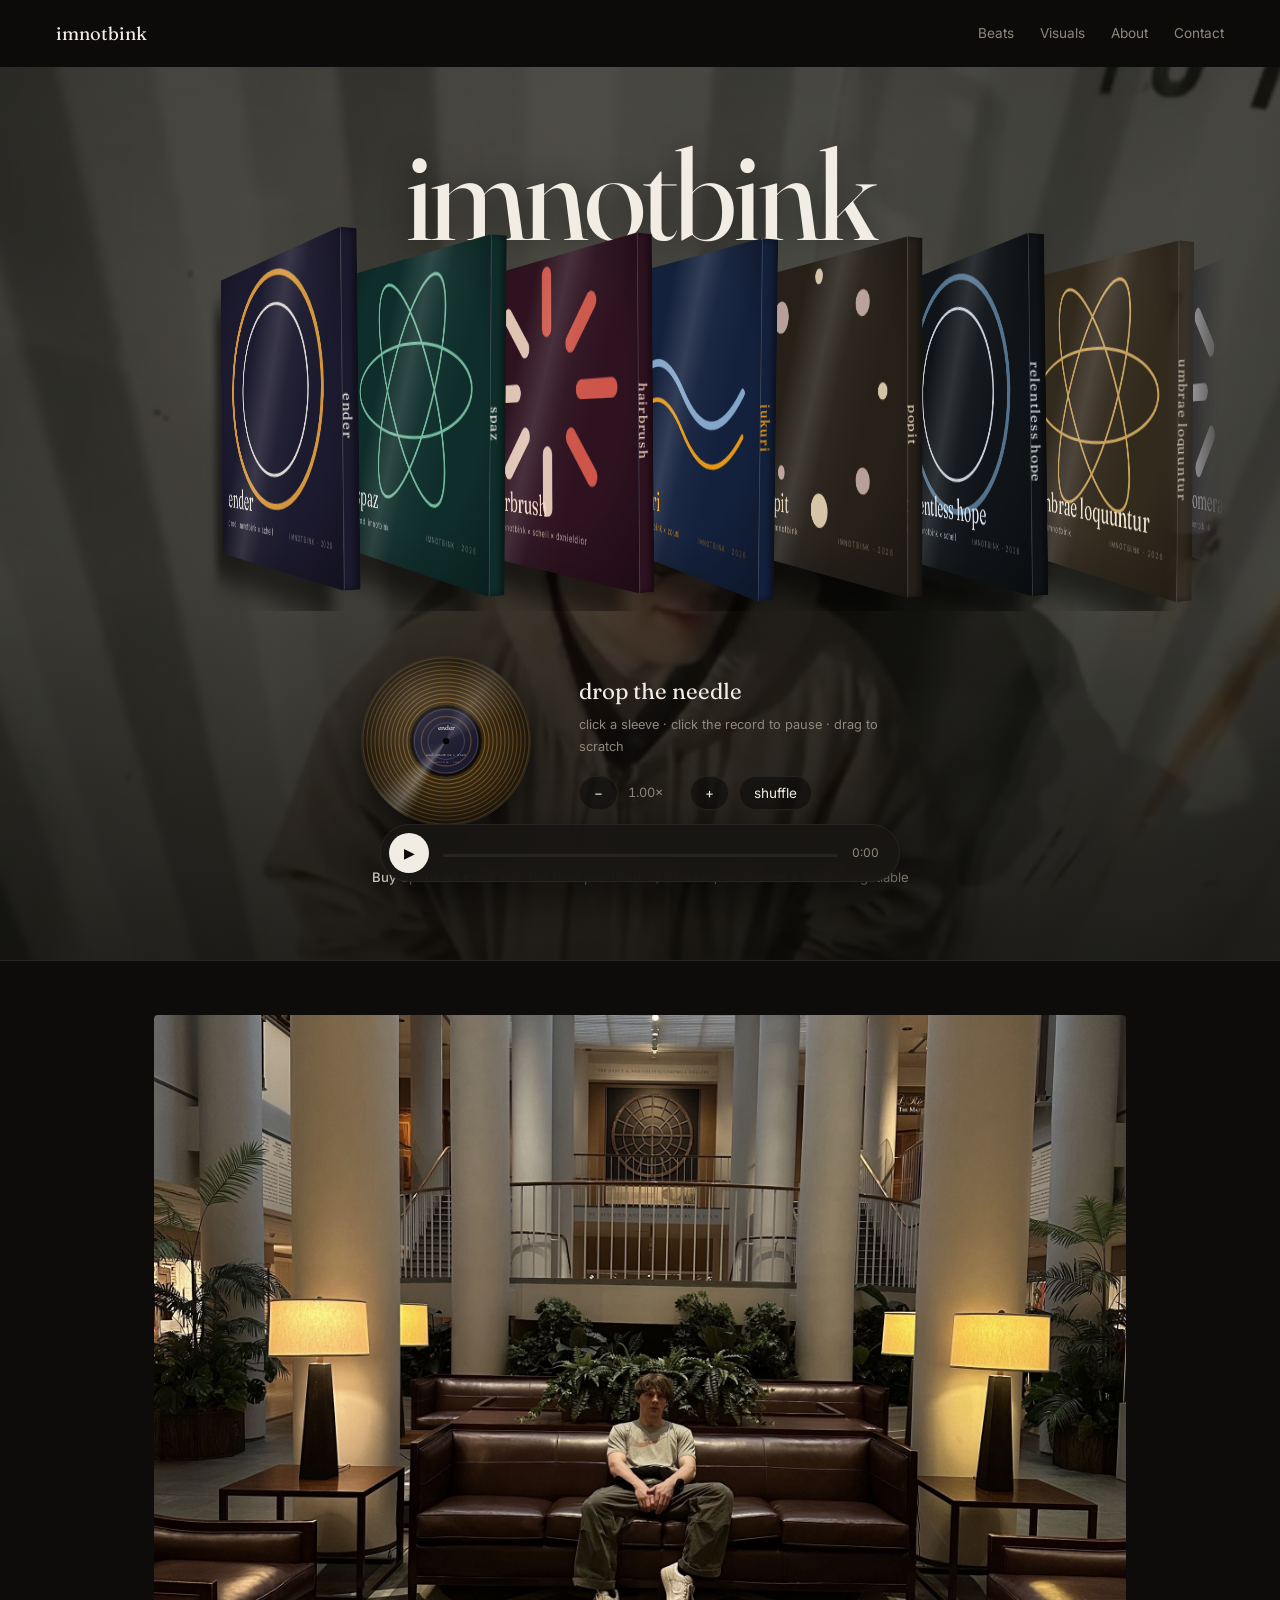
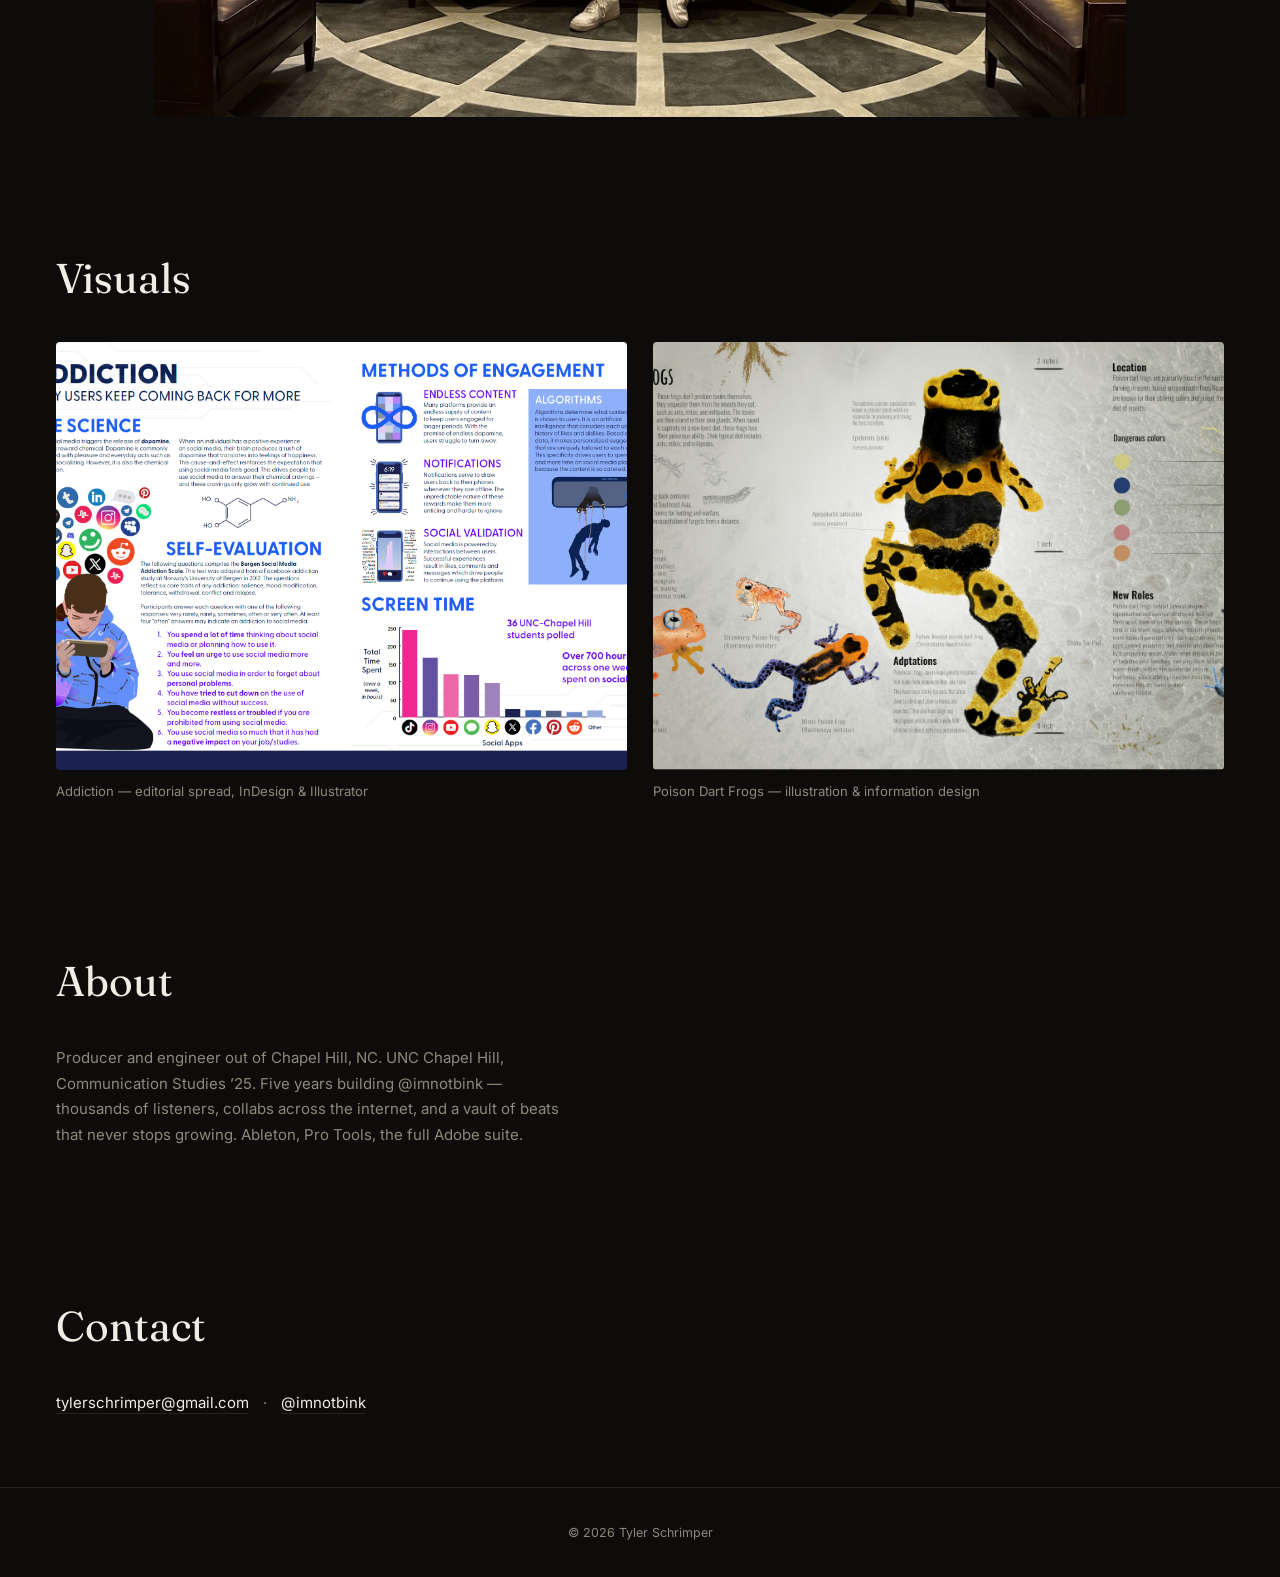
<file: index.html>
<!DOCTYPE html>
<html lang="en">
<head>
  <meta charset="UTF-8" />
  <meta name="viewport" content="width=device-width, initial-scale=1.0" />
  <title>imnotbink — Tyler Schrimper</title>
  <meta name="description" content="imnotbink — Tyler Schrimper. Producer & digital creator. Beats, visuals, brand work." />
  <link rel="preconnect" href="https://fonts.googleapis.com" />
  <link rel="preconnect" href="https://fonts.gstatic.com" crossorigin />
  <link href="https://fonts.googleapis.com/css2?family=Fraunces:ital,opsz,wght@0,9..144,300..700;1,9..144,300..700&family=Inter:wght@400;500&display=swap" rel="stylesheet" />
  <link rel="stylesheet" href="style.css" />
</head>
<body>

  <nav class="nav">
    <a href="#top" class="logo">imnotbink</a>
    <div class="nav-links">
      <a href="#beats">Beats</a>
      <a href="#visuals">Visuals</a>
      <a href="#about">About</a>
      <a href="#contact">Contact</a>
    </div>
  </nav>

  <section id="beats" class="section beats-stage" >
    <div class="stage-bg" aria-hidden="true"></div>
    <h1 class="wordmark" id="top">imnotbink</h1>
    <div class="rack-wrap">
      <div class="rack" id="rack"></div>
    </div>
    <div class="turntable">
      <div class="vinyl" id="vinyl">
        <div class="platter" id="platter">
          <div class="vinyl-label" id="vinylLabel"></div>
        </div>
        <div class="vinyl-sheen" aria-hidden="true"></div>
      </div>
      <div class="deck-side">
        <div class="now">
          <div class="now-title" id="nowTitle">drop the needle</div>
          <div class="now-credit" id="nowCredit">click a sleeve · click the record to pause · drag to scratch</div>
          <div class="wave-wrap" id="waveWrap" hidden>
            <canvas id="wave" aria-label="Waveform — drag to scrub"></canvas>
            <span class="wave-hover-time" id="waveHoverTime" hidden>0:00</span>
          </div>
          <div class="now-buy" id="nowBuy" hidden>
            <span id="nowPrice"></span>
            <a class="beat-buy" id="nowBuyLink" href="#">Buy this beat</a>
          </div>
        </div>
        <div class="deck-controls">
          <button class="deck-btn" id="speedDown" aria-label="Slow down">−</button>
          <span class="deck-speed" id="speedLabel">1.00×</span>
          <button class="deck-btn" id="speedUp" aria-label="Speed up">+</button>
          <button class="deck-btn deck-shuffle" id="shuffleBtn" aria-pressed="false">shuffle</button>
        </div>
      </div>
    </div>
    <p class="note"><b>Buy</b> opens an email with the beat pre-filled · $30 lease, exclusives &amp; stems negotiable</p>
  </section>

  <section id="photo" class="photo-block">
    <img src="img/tyler.jpg" alt="Tyler Schrimper" />
  </section>

  <section id="visuals" class="section">
    <h2>Visuals</h2>
    <div class="design-grid">
      <figure>
        <img src="img/addiction.png" alt="Infographic on social media addiction" loading="lazy" />
        <figcaption>Addiction — editorial spread, InDesign &amp; Illustrator</figcaption>
      </figure>
      <figure>
        <img src="img/frog.png" alt="Poison dart frog illustrated infographic" loading="lazy" />
        <figcaption>Poison Dart Frogs — illustration &amp; information design</figcaption>
      </figure>
    </div>
  </section>

  <section id="about" class="section about">
    <h2>About</h2>
    <p>
      Producer and engineer out of Chapel Hill, NC. UNC Chapel Hill,
      Communication Studies ’25. Five years building @imnotbink —
      thousands of listeners, collabs across the internet, and a vault
      of beats that never stops growing. Ableton, Pro Tools, the full
      Adobe suite.
    </p>
  </section>

  <section id="contact" class="section contact">
    <h2>Contact</h2>
    <p>
      <a href="mailto:tylerschrimper@gmail.com">tylerschrimper@gmail.com</a>
      <span>·</span>
      <a href="https://instagram.com/imnotbink" target="_blank" rel="noopener">@imnotbink</a>
    </p>
  </section>

  <footer>© 2026 Tyler Schrimper</footer>

  <div class="player-bar" id="playerBar" hidden>
    <button id="pbToggle" aria-label="Play/pause">▶</button>
    <div class="pb-info">
      <b id="pbTitle"></b>
      <div class="pb-track"><div class="pb-progress" id="pbProgress"></div></div>
    </div>
    <span id="pbTime">0:00</span>
  </div>

  <script src="script.js"></script>
</body>
</html>
</file>
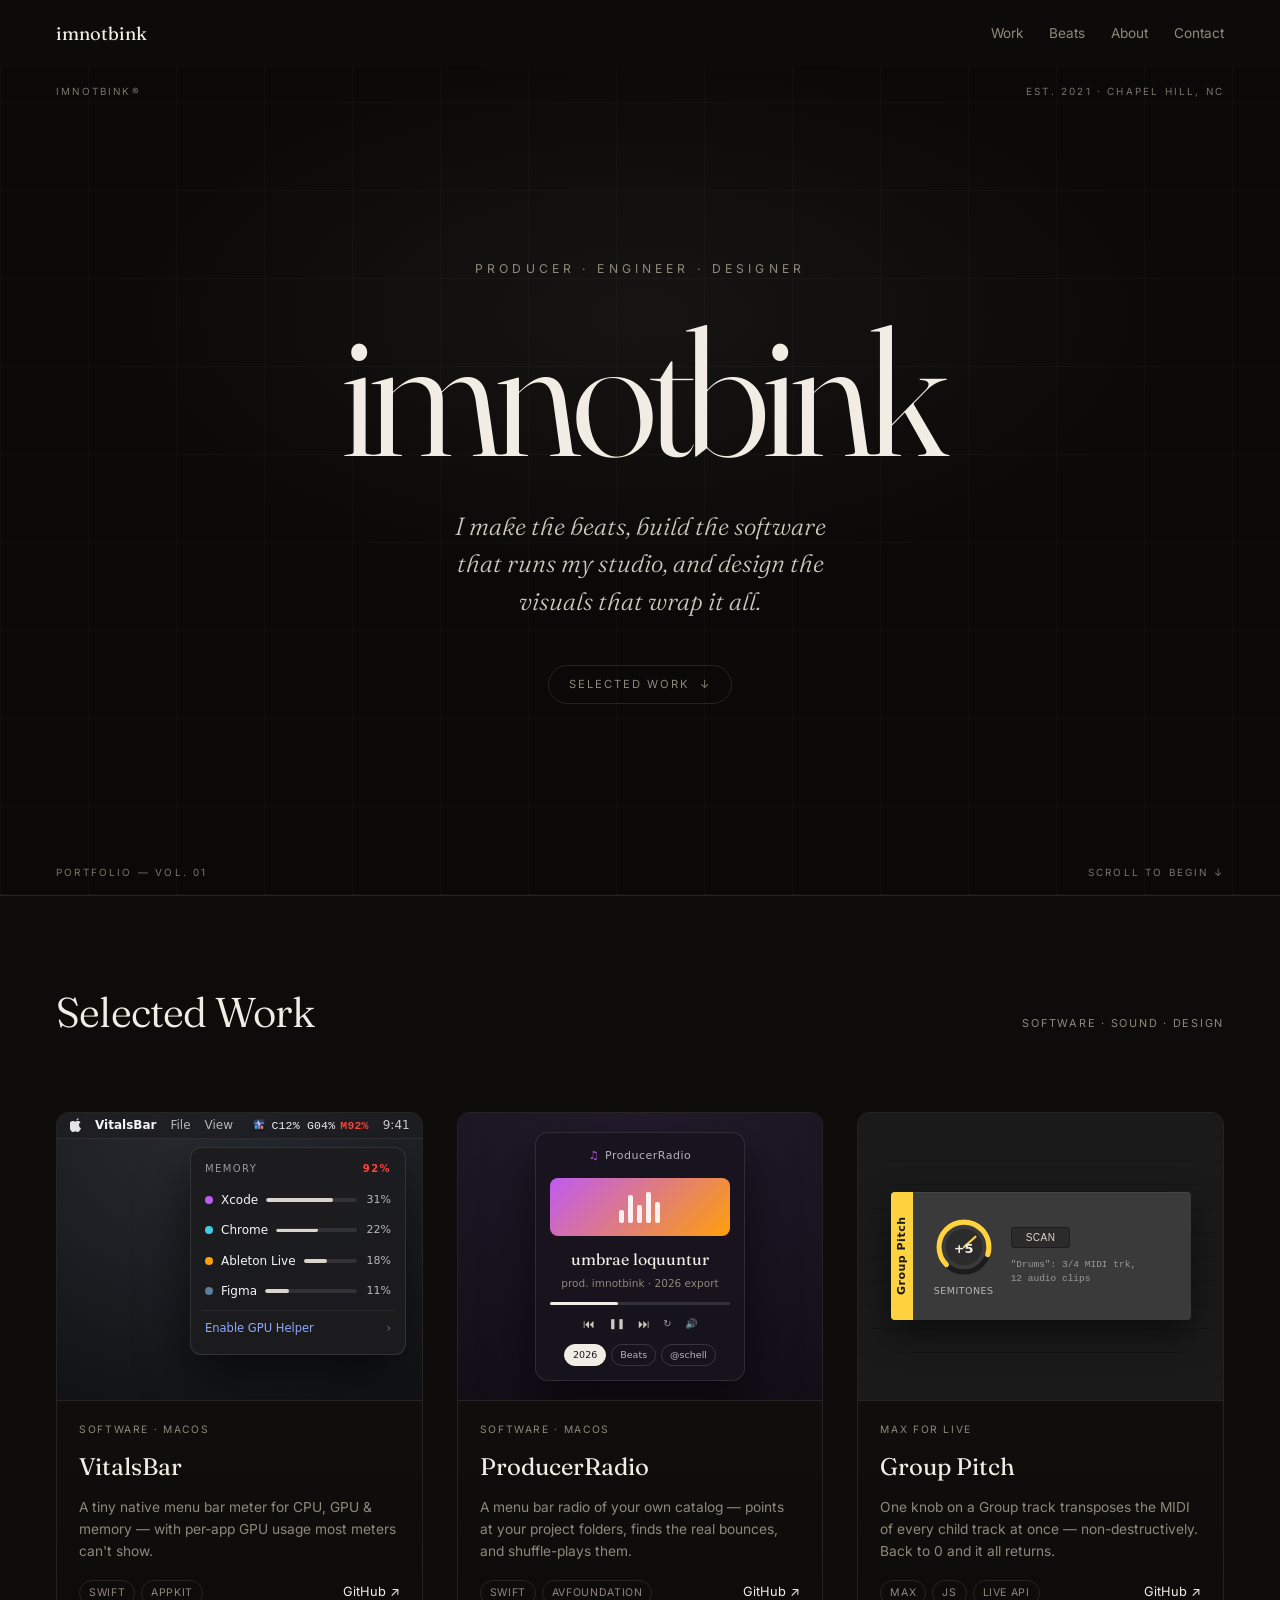
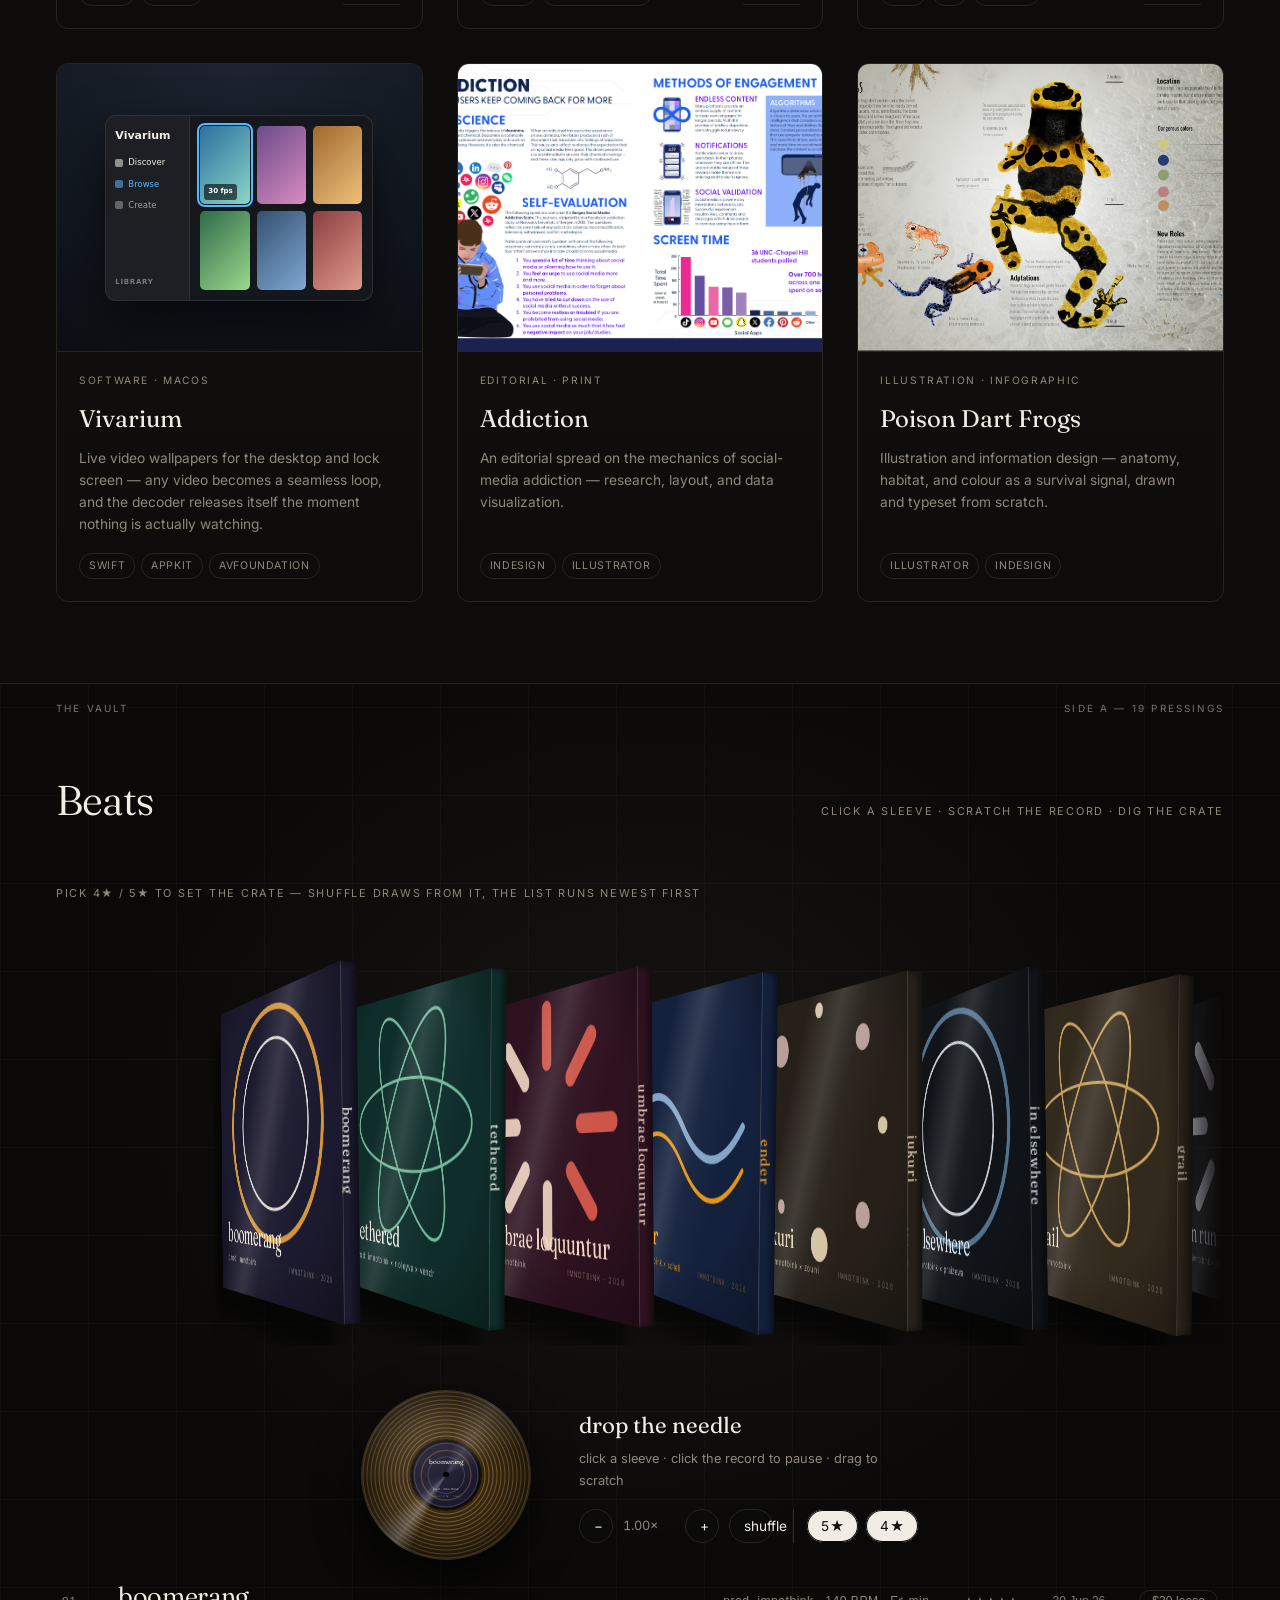
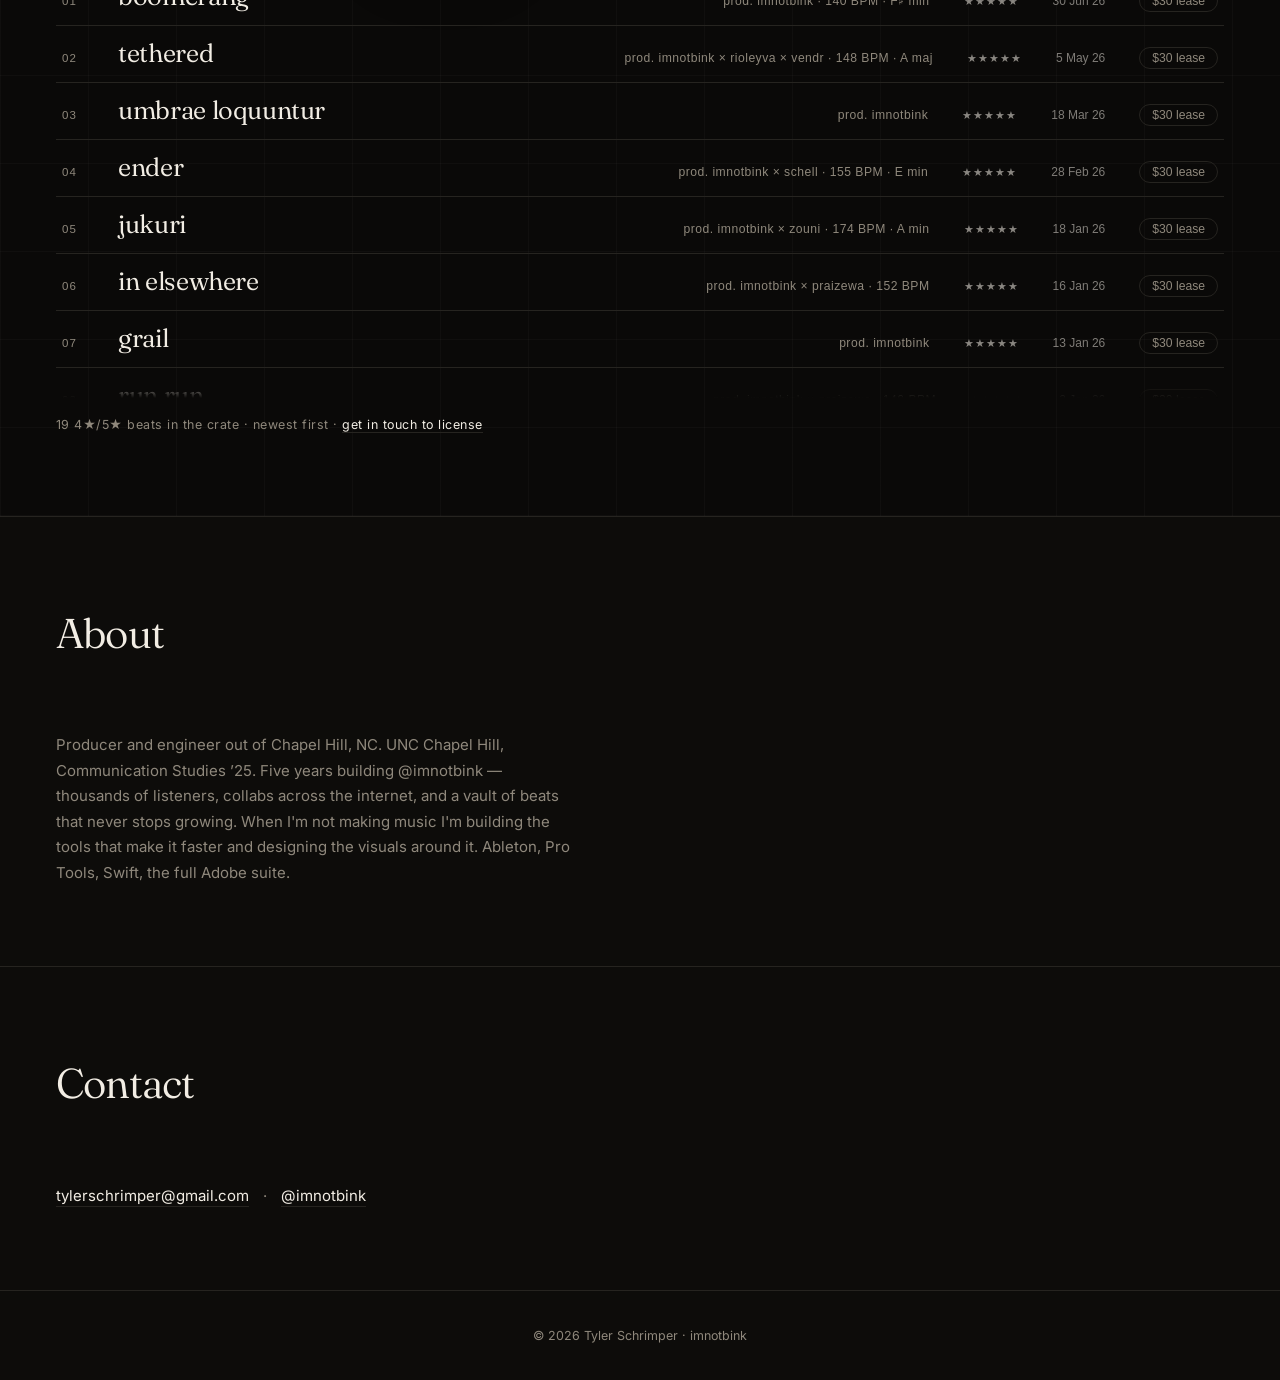
<file: v2/index.html>
<!DOCTYPE html>
<html lang="en">
<head>
  <meta charset="UTF-8" />
  <meta name="viewport" content="width=device-width, initial-scale=1.0" />
  <title>imnotbink — Tyler Schrimper</title>
  <meta name="description" content="imnotbink — Tyler Schrimper. Producer, engineer & designer. Beats, studio software, and visual work." />
  <link rel="preconnect" href="https://fonts.googleapis.com" />
  <link rel="preconnect" href="https://fonts.gstatic.com" crossorigin />
  <link href="https://fonts.googleapis.com/css2?family=Fraunces:ital,opsz,wght@0,9..144,300..700;1,9..144,300..700&family=Inter:wght@400;500&display=swap" rel="stylesheet" />
  <link rel="stylesheet" href="style.css" />
</head>
<body>

  <nav class="nav">
    <a href="#top" class="logo">imnotbink</a>
    <div class="nav-links">
      <a href="#work">Work</a>
      <a href="#beats">Beats</a>
      <a href="#about">About</a>
      <a href="#contact">Contact</a>
    </div>
  </nav>

  <!-- ===== HERO — editorial, Kurate-dark ===== -->
  <header id="top" class="hero grid-bg">
    <span class="anno anno-tl" aria-hidden="true">imnotbink®</span>
    <span class="anno anno-tr" aria-hidden="true">est. 2021 · chapel hill, nc</span>
    <span class="anno anno-bl" aria-hidden="true">portfolio — vol. 01</span>
    <span class="anno anno-br" aria-hidden="true">scroll to begin ↓</span>
    <div class="hero-inner">
      <p class="kicker">Producer · Engineer · Designer</p>
      <h1 class="wordmark">imnotbink</h1>
      <p class="statement">I make the beats, build the software that runs my studio, and design the visuals that wrap it all.</p>
      <a class="scroll-cue" href="#work">Selected work <span aria-hidden="true">↓</span></a>
    </div>
  </header>

  <!-- ===== SELECTED WORK — software + design, one gallery ===== -->
  <section id="work" class="section work">
    <div class="sec-head">
      <h2>Selected Work</h2>
      <span class="sec-note">software · sound · design</span>
    </div>

    <div class="work-grid">

      <!-- VitalsBar -->
      <article class="work-card">
        <div class="work-shot shot-vitals">
          <div class="mac-menubar">
            <span class="mb-left">
              <span class="mb-apple"></span>
              <span class="mb-app">VitalsBar</span>
              <span class="mb-menu">File</span><span class="mb-menu">View</span>
            </span>
            <span class="mb-right">
              <span class="mb-vitals"><img src="img/vitalsbar-icon.png" alt="" class="mb-ico">C12% G04% <b class="hot">M92%</b></span>
              <span class="mb-clock">9:41</span>
            </span>
          </div>
          <div class="vb-popover">
            <div class="vb-row vb-head"><span>MEMORY</span><span class="hot">92%</span></div>
            <div class="vb-app"><span class="vb-dot" style="background:#bf5af2"></span>Xcode<span class="vb-bar"><i style="width:74%"></i></span><span class="vb-pct">31%</span></div>
            <div class="vb-app"><span class="vb-dot" style="background:#40cbe0"></span>Chrome<span class="vb-bar"><i style="width:52%"></i></span><span class="vb-pct">22%</span></div>
            <div class="vb-app"><span class="vb-dot" style="background:#ff9f0a"></span>Ableton Live<span class="vb-bar"><i style="width:44%"></i></span><span class="vb-pct">18%</span></div>
            <div class="vb-app"><span class="vb-dot" style="background:#5a7d9a"></span>Figma<span class="vb-bar"><i style="width:26%"></i></span><span class="vb-pct">11%</span></div>
            <div class="vb-app vb-gpu"><span>Enable GPU Helper</span><span class="vb-chev">›</span></div>
          </div>
        </div>
        <div class="work-info">
          <span class="work-cat">Software · macOS</span>
          <h3>VitalsBar</h3>
          <p>A tiny native menu bar meter for CPU, GPU &amp; memory — with per-app GPU usage most meters can't show.</p>
          <div class="work-foot">
            <span class="tags"><span>Swift</span><span>AppKit</span></span>
            <a class="work-link" href="https://github.com/imnotbink/VitalsBar" target="_blank" rel="noopener">GitHub ↗</a>
          </div>
        </div>
      </article>

      <!-- ProducerRadio -->
      <article class="work-card">
        <div class="work-shot shot-radio">
          <div class="pr-popover">
            <div class="pr-head"><span class="pr-wave">♫</span> ProducerRadio</div>
            <div class="pr-art"><span class="pr-eq"><i></i><i></i><i></i><i></i><i></i></span></div>
            <div class="pr-now">umbrae loquuntur</div>
            <div class="pr-sub">prod. imnotbink · 2026 export</div>
            <div class="pr-track"><i style="width:38%"></i></div>
            <div class="pr-ctl">
              <span>⏮</span><span class="pr-play">❚❚</span><span>⏭</span>
              <span class="pr-loop">↻</span><span class="pr-vol">🔊</span>
            </div>
            <div class="pr-chips"><span class="on">2026</span><span>Beats</span><span>@schell</span></div>
          </div>
        </div>
        <div class="work-info">
          <span class="work-cat">Software · macOS</span>
          <h3>ProducerRadio</h3>
          <p>A menu bar radio of your own catalog — points at your project folders, finds the real bounces, and shuffle-plays them.</p>
          <div class="work-foot">
            <span class="tags"><span>Swift</span><span>AVFoundation</span></span>
            <a class="work-link" href="https://github.com/imnotbink/ProducerRadio" target="_blank" rel="noopener">GitHub ↗</a>
          </div>
        </div>
      </article>

      <!-- Group Pitch -->
      <article class="work-card">
        <div class="work-shot shot-pitch">
          <div class="m4l-device">
            <div class="m4l-title">Group Pitch</div>
            <div class="m4l-body">
              <div class="m4l-knob">
                <svg viewBox="0 0 90 90" class="knob-svg">
                  <circle cx="45" cy="45" r="34" fill="none" stroke="#1c1c1c" stroke-width="7"/>
                  <circle cx="45" cy="45" r="34" fill="none" stroke="#ffd23f" stroke-width="7"
                    stroke-dasharray="213" stroke-dashoffset="70" stroke-linecap="round"
                    transform="rotate(135 45 45)"/>
                  <circle cx="45" cy="45" r="25" fill="#2b2b2b"/>
                  <line x1="45" y1="45" x2="45" y2="24" stroke="#ffd23f" stroke-width="3"
                    stroke-linecap="round" transform="rotate(48 45 45)"/>
                </svg>
                <span class="m4l-val">+5</span>
                <span class="m4l-lbl">Semitones</span>
              </div>
              <div class="m4l-side">
                <button class="m4l-btn">scan</button>
                <div class="m4l-status">"Drums": 3/4 MIDI trk,<br>12 audio clips</div>
              </div>
            </div>
          </div>
        </div>
        <div class="work-info">
          <span class="work-cat">Max for Live</span>
          <h3>Group Pitch</h3>
          <p>One knob on a Group track transposes the MIDI of every child track at once — non-destructively. Back to 0 and it all returns.</p>
          <div class="work-foot">
            <span class="tags"><span>Max</span><span>JS</span><span>Live API</span></span>
            <a class="work-link" href="https://github.com/imnotbink/GroupPitch" target="_blank" rel="noopener">GitHub ↗</a>
          </div>
        </div>
      </article>

      <!-- Vivarium -->
      <article class="work-card">
        <div class="work-shot shot-livepaper">
          <div class="lp-window">
            <div class="lp-side">
              <span class="lp-brand">Vivarium</span>
              <span class="lp-nav on"><i></i>Discover</span>
              <span class="lp-nav lp-online"><i></i>Browse</span>
              <span class="lp-nav"><i></i>Create</span>
              <span class="lp-tag">Library</span>
            </div>
            <div class="lp-grid">
              <span class="lp-tile lp-a sel"><b class="lp-fps">30 fps</b></span>
              <span class="lp-tile lp-b"></span>
              <span class="lp-tile lp-c"></span>
              <span class="lp-tile lp-d"></span>
              <span class="lp-tile lp-e"></span>
              <span class="lp-tile lp-f"></span>
            </div>
          </div>
        </div>
        <div class="work-info">
          <span class="work-cat">Software · macOS</span>
          <h3>Vivarium</h3>
          <p>Live video wallpapers for the desktop and lock screen — any video becomes a seamless loop, and the decoder releases itself the moment nothing is actually watching.</p>
          <div class="work-foot">
            <span class="tags"><span>Swift</span><span>AppKit</span><span>AVFoundation</span></span>
          </div>
        </div>
      </article>

      <!-- Addiction — editorial design -->
      <article class="work-card">
        <button class="work-shot shot-img" data-zoom
                data-title="Addiction" data-cat="Editorial · Print"
                aria-label="View “Addiction” full size">
          <img src="img/addiction.png" alt="Editorial infographic spread on social media addiction" loading="lazy" />
          <span class="zoom-cue" aria-hidden="true">⤢ View full</span>
        </button>
        <div class="work-info">
          <span class="work-cat">Editorial · Print</span>
          <h3>Addiction</h3>
          <p>An editorial spread on the mechanics of social-media addiction — research, layout, and data visualization.</p>
          <div class="work-foot">
            <span class="tags"><span>InDesign</span><span>Illustrator</span></span>
          </div>
        </div>
      </article>

      <!-- Poison Dart Frogs — illustration -->
      <article class="work-card">
        <button class="work-shot shot-img" data-zoom
                data-title="Poison Dart Frogs" data-cat="Illustration · Infographic"
                aria-label="View “Poison Dart Frogs” full size">
          <img src="img/frog.png" alt="Illustrated infographic about poison dart frogs" loading="lazy" />
          <span class="zoom-cue" aria-hidden="true">⤢ View full</span>
        </button>
        <div class="work-info">
          <span class="work-cat">Illustration · Infographic</span>
          <h3>Poison Dart Frogs</h3>
          <p>Illustration and information design — anatomy, habitat, and colour as a survival signal, drawn and typeset from scratch.</p>
          <div class="work-foot">
            <span class="tags"><span>Illustrator</span><span>InDesign</span></span>
          </div>
        </div>
      </article>

    </div>
  </section>

  <!-- ===== BEATS — the fan lives here now ===== -->
  <section id="beats" class="section beats grid-bg">
    <span class="anno anno-tl" aria-hidden="true">the vault</span>
    <span class="anno anno-tr" aria-hidden="true" id="annoCount">side a</span>
    <div class="sec-head">
      <h2>Beats</h2>
      <span class="sec-note">click a sleeve · scratch the record · dig the crate</span>
      <span class="sec-note">pick 4★ / 5★ to set the crate — shuffle draws from it, the list runs newest first</span>
    </div>

    <div class="rack-wrap">
      <div class="rack" id="rack"></div>
    </div>

    <div class="turntable">
      <div class="vinyl" id="vinyl">
        <div class="platter" id="platter">
          <div class="vinyl-label" id="vinylLabel"></div>
        </div>
        <div class="vinyl-sheen" aria-hidden="true"></div>
      </div>
      <div class="deck-side">
        <div class="now">
          <div class="now-title" id="nowTitle">drop the needle</div>
          <div class="now-credit" id="nowCredit">click a sleeve · click the record to pause · drag to scratch</div>
          <div class="wave-wrap" id="waveWrap" hidden>
            <canvas id="wave" aria-label="Waveform — drag to scrub"></canvas>
            <span class="wave-hover-time" id="waveHoverTime" hidden>0:00</span>
          </div>
          <div class="now-buy" id="nowBuy" hidden>
            <span id="nowPrice"></span>
            <a class="beat-buy" id="nowBuyLink" href="#">License this beat</a>
          </div>
        </div>
        <div class="deck-controls">
          <button class="deck-btn" id="speedDown" aria-label="Slow down">−</button>
          <span class="deck-speed" id="speedLabel">1.00×</span>
          <button class="deck-btn" id="speedUp" aria-label="Speed up">+</button>
          <button class="deck-btn deck-shuffle" id="shuffleBtn" aria-pressed="false">shuffle</button>
          <span class="star-switches" role="group" aria-label="Which ratings are in the crate">
            <button class="deck-btn star-btn" data-stars="5" aria-pressed="true">5★</button>
            <button class="deck-btn star-btn" data-stars="4" aria-pressed="true">4★</button>
          </span>
        </div>
      </div>
    </div>

    <ol class="cat-list" id="catList"></ol>
    <p class="cat-foot" id="catFoot"></p>
  </section>

  <section id="about" class="section about">
    <div class="sec-head"><h2>About</h2></div>
    <p>
      Producer and engineer out of Chapel Hill, NC. UNC Chapel Hill,
      Communication Studies ’25. Five years building @imnotbink —
      thousands of listeners, collabs across the internet, and a vault
      of beats that never stops growing. When I'm not making music I'm
      building the tools that make it faster and designing the visuals
      around it. Ableton, Pro Tools, Swift, the full Adobe suite.
    </p>
  </section>

  <section id="contact" class="section contact">
    <div class="sec-head"><h2>Contact</h2></div>
    <p>
      <a href="mailto:tylerschrimper@gmail.com">tylerschrimper@gmail.com</a>
      <span>·</span>
      <a href="https://instagram.com/imnotbink" target="_blank" rel="noopener">@imnotbink</a>
    </p>
  </section>

  <footer>© 2026 Tyler Schrimper · imnotbink</footer>

  <div class="player-bar" id="playerBar" hidden>
    <button id="pbToggle" aria-label="Play/pause">▶</button>
    <div class="pb-info">
      <b id="pbTitle"></b>
      <div class="pb-track"><div class="pb-progress" id="pbProgress"></div></div>
    </div>
    <span id="pbTime">0:00</span>
  </div>

  <!-- ===== lightbox — design work, full size ===== -->
  <div class="lightbox" id="lightbox" hidden aria-hidden="true" role="dialog" aria-modal="true" aria-label="Artwork viewer">
    <div class="lb-backdrop" id="lbBackdrop"></div>
    <figure class="lb-figure" id="lbFigure">
      <img id="lbImg" alt="" />
    </figure>
    <figcaption class="lb-caption" id="lbCaption">
      <span class="lb-cat" id="lbCat"></span>
      <span class="lb-title" id="lbTitle"></span>
    </figcaption>
    <button class="lb-close" id="lbClose" aria-label="Close viewer">esc ✕</button>
  </div>

  <script src="script.js"></script>
</body>
</html>
</file>
<file: style.css>
/* imnotbink — minimal, Foliom-inspired */

:root {
  --bg: #0d0c0a;
  --text: #f2ede4;
  --muted: #8f887c;
  --line: #262420;
  --accent: #f2ede4;
}

* { margin: 0; padding: 0; box-sizing: border-box; }
html { scroll-behavior: smooth; }

body {
  background: var(--bg);
  color: var(--text);
  font-family: "Inter", system-ui, sans-serif;
  font-size: 15px;
  line-height: 1.7;
  -webkit-font-smoothing: antialiased;
}

h1, h2, .logo { font-family: "Fraunces", Georgia, serif; font-weight: 400; }
a { color: var(--text); text-decoration: none; }
img { max-width: 100%; display: block; }

/* ---------- nav ---------- */
.nav {
  position: sticky; top: 0; z-index: 50;
  display: flex; align-items: center; justify-content: space-between;
  padding: 18px clamp(20px, 5vw, 56px);
  background: rgba(13, 12, 10, 0.85);
  backdrop-filter: blur(12px);
}
.logo { font-size: 1.15rem; }
.nav-links { display: flex; gap: 26px; }
.nav-links a { color: var(--muted); font-size: 0.85rem; }
.nav-links a:hover { color: var(--text); }

/* ---------- wordmark: sits behind the deck, Floema-style ---------- */
.wordmark {
  text-align: center;
  font-size: clamp(3.2rem, 10.5vw, 8rem);
  line-height: 1;
  letter-spacing: -0.03em;
  position: relative;
  z-index: 1;
  /* the rack rides up over the bottom of the type, Foliom-style */
  margin-bottom: -0.34em;
  pointer-events: none;
  text-shadow: 0 2px 30px rgba(0, 0, 0, 0.45);
}

/* ---------- beats: turntable + crate ---------- */
.section { padding: clamp(50px, 8vh, 90px) clamp(20px, 5vw, 56px); }

.beats-stage {
  position: relative;
  overflow: clip; /* clips like hidden but doesn't become a scroll container,
                     which would break the view() parallax timeline */
  border-bottom: 1px solid var(--line);
  padding-top: clamp(40px, 7vh, 80px);
}
/* parallax photo layer — oversized so it can drift as you scroll */
.stage-bg {
  position: absolute;
  inset: -14% 0;
  background: url("img/container.jpg") center 30% / cover no-repeat;
  will-change: transform;
  z-index: 0;
}
/* scroll-driven parallax (compositor); JS fallback covers older browsers */
@supports (animation-timeline: view()) {
  .stage-bg {
    animation: bg-drift linear both;
    animation-timeline: view();
  }
  @keyframes bg-drift {
    from { transform: translateY(-70px); }
    to { transform: translateY(70px); }
  }
}
.stage-bg::after {
  content: "";
  position: absolute; inset: 0;
  background: linear-gradient(rgba(13, 12, 10, 0.55), rgba(13, 12, 10, 0.65) 55%, rgba(13, 12, 10, 0.92));
}
.beats-stage > :not(.stage-bg) { position: relative; z-index: 1; }

/* compact now-playing deck under the rack */
.turntable {
  display: flex;
  align-items: center;
  justify-content: center;
  gap: clamp(24px, 4vw, 48px);
  margin-top: clamp(30px, 5vh, 55px);
  text-align: left;
}
.vinyl {
  --tint: #6b5ce8;
  position: relative;
  flex: none;
  width: min(170px, 42vw);
  aspect-ratio: 1;
  border-radius: 50%;
  box-shadow: 0 18px 45px rgba(0, 0, 0, 0.7);
  cursor: grab;
  touch-action: none;
  user-select: none;
  -webkit-user-select: none;
}
.deck-side { max-width: 340px; }
.vinyl.scratching { cursor: grabbing; }

/* the platter is what rotates — a colored pressing tinted per beat */
.platter {
  position: absolute; inset: 0;
  border-radius: 50%;
  background:
    repeating-radial-gradient(circle,
      rgba(0, 0, 0, 0.5) 0px, rgba(0, 0, 0, 0.5) 2px,
      rgba(255, 255, 255, 0.06) 3px, rgba(0, 0, 0, 0.45) 4px),
    radial-gradient(circle,
      color-mix(in srgb, var(--tint) 60%, #0b0b0b) 0%,
      color-mix(in srgb, var(--tint) 38%, #0a0a0a) 55%,
      color-mix(in srgb, var(--tint) 16%, #060606) 100%);
  will-change: transform;
}
.platter.spinning { animation: spin var(--spin-dur, 1.8s) linear infinite; }
@keyframes spin { to { transform: rotate(360deg); } }
.vinyl.scratching .platter { animation: none; }

/* static light — reflections don't rotate with the record */
.vinyl-sheen {
  position: absolute; inset: 0;
  border-radius: 50%;
  pointer-events: none;
  background:
    conic-gradient(from 205deg,
      transparent 0deg, rgba(255, 255, 255, 0.28) 12deg, rgba(255, 255, 255, 0.05) 30deg, transparent 55deg,
      transparent 165deg, rgba(255, 255, 255, 0.14) 190deg, transparent 225deg),
    radial-gradient(circle at 32% 24%, rgba(255, 255, 255, 0.12), transparent 45%);
  box-shadow: inset 0 0 2px rgba(255, 255, 255, 0.3), inset 0 0 40px rgba(0, 0, 0, 0.35);
}

.deck-controls {
  display: flex; align-items: center; gap: 10px;
  margin-top: 18px;
}
.deck-btn {
  border: 1px solid var(--line);
  background: rgba(13, 12, 10, 0.6);
  color: var(--text);
  border-radius: 999px;
  min-width: 34px; height: 34px;
  padding: 0 14px;
  font-size: 0.85rem;
  font-family: "Inter", sans-serif;
  cursor: pointer;
  transition: border-color 0.2s ease, background 0.2s ease, color 0.2s ease;
}
.deck-btn:hover { border-color: var(--text); }
.deck-btn[aria-pressed="true"] { background: var(--text); color: var(--bg); border-color: var(--text); }
.deck-speed {
  color: var(--muted);
  font-size: 0.8rem;
  min-width: 52px;
  font-variant-numeric: tabular-nums;
}

.vinyl-label {
  position: absolute; inset: 30.5%;
  border-radius: 50%;
  overflow: hidden;
  background: #262019;
  box-shadow: 0 0 0 3px rgba(0, 0, 0, 0.8);
}
.vinyl-label svg { width: 100%; height: 100%; display: block; }
/* spindle hole */
.vinyl::after {
  content: "";
  position: absolute; left: 50%; top: 50%;
  width: 3.4%; aspect-ratio: 1;
  transform: translate(-50%, -50%);
  border-radius: 50%;
  background: var(--bg);
  box-shadow: inset 0 0 4px #000;
}

.now-title { font-family: "Fraunces", Georgia, serif; font-size: 1.4rem; }
.now-credit { color: var(--muted); font-size: 0.8rem; margin-top: 4px; }
/* ---------- waveform scrubber ---------- */
.wave-wrap {
  position: relative;
  margin-top: 14px;
  height: 54px;
  /* dark plate so the bars read against the bright photo backdrop */
  background: rgba(13, 12, 10, 0.5);
  border-radius: 6px;
  box-shadow: 0 0 0 1px rgba(255, 255, 255, 0.06);
}
.wave-wrap[hidden] { display: none; }
#wave {
  width: 100%; height: 100%;
  display: block;
  cursor: ew-resize;
  touch-action: none; /* pointer events own the gesture — no scroll fights */
}
#wave.loading {
  background: linear-gradient(90deg, var(--line) 25%, rgba(255,255,255,0.09) 50%, var(--line) 75%);
  background-size: 200% 100%;
  animation: wave-shimmer 1.1s linear infinite;
  border-radius: 3px;
  opacity: 0.5;
}
@keyframes wave-shimmer { to { background-position: -200% 0; } }
.wave-hover-time {
  position: absolute;
  top: -20px; left: 0;
  transform: translateX(-50%);
  font-size: 0.7rem;
  color: var(--muted);
  font-variant-numeric: tabular-nums;
  background: rgba(13, 12, 10, 0.85);
  padding: 1px 6px;
  border-radius: 999px;
  border: 1px solid var(--line);
  pointer-events: none;
  white-space: nowrap;
}

.now-buy {
  display: flex; align-items: center; gap: 14px;
  margin-top: 12px;
}
.now-buy[hidden] { display: none; }
#nowPrice { color: var(--muted); font-size: 0.9rem; }
.beat-buy {
  border: 1px solid var(--line);
  border-radius: 999px;
  padding: 5px 18px;
  font-size: 0.8rem;
  transition: border-color 0.2s ease, background 0.2s ease, color 0.2s ease;
}
.beat-buy:hover { background: var(--text); color: var(--bg); border-color: var(--text); }

/* ---------- fanned sleeve rack — THE centerpiece (Foliom-style) ---------- */
.rack-wrap {
  position: relative;
  z-index: 2; /* rides over the wordmark */
  overflow-x: auto;
  overflow-y: hidden;
  padding: 46px 6vw 40px;
  scrollbar-width: thin;
  scrollbar-color: var(--line) transparent;
  /* fade the row edges */
  mask-image: linear-gradient(90deg, transparent, #000 5%, #000 95%, transparent);
  -webkit-mask-image: linear-gradient(90deg, transparent, #000 5%, #000 95%, transparent);
}
.rack {
  /* virtualized: width/height set from JS; sleeves absolutely positioned at
     fixed slots so offscreen ones can be unmounted without shifting layout.
     No shared perspective — each sleeve carries its own perspective() so
     cards far from center don't flip past 90° into mirrored backfaces. */
  position: relative;
  margin: 0 auto;
}
.sleeve {
  --lean: -63deg;      /* per-card jitter set inline from JS */
  --tilt: 0deg;
  --lift: 0px;
  --lean-scale: 1;
  position: absolute;
  bottom: 0;
  left: 0;             /* actual slot set inline from JS */
  width: clamp(220px, 25vw, 310px);
  aspect-ratio: 1;
  cursor: pointer;
  transform: perspective(1000px)
             rotateY(calc(var(--lean) * var(--lean-scale)))
             rotateZ(var(--tilt))
             translateY(var(--lift));
  transform-style: preserve-3d;
  transform-origin: center center;
  /* one springy arc: reads as lift-then-turn, reverses cleanly */
  transition: transform 0.55s cubic-bezier(0.3, 1.2, 0.3, 1);
  /* z-index set per-card from JS, DESCENDING: the fan leans right-edge-forward,
     so each card's spine physically sits in front of the next card */
  /* NOTE: no filter/drop-shadow or box-reflect here — with ~60 cards those
     force per-frame repaints of the whole row. Shadows live on the faces
     (plain box-shadow composites for free) so each sleeve stays one GPU layer. */
  will-change: transform;
}
/* lifted (JS-picked hover) / playing: the box lifts out of the row and swings
   flat to face the user. JS owns the pick — CSS :hover flickered because the
   lift moves the card out from under the cursor. */
.sleeve.lifted, .sleeve.playing {
  transform: perspective(1000px) rotateY(0deg) rotateZ(0deg) translateY(-46px) translateZ(60px);
  /* must beat the base stack (9000 - i), or the neighbor paints over the
     lifted card and covers it */
  z-index: 99999 !important;
}

/* ---- the sleeve is a real box: front/back/spine/top/bottom faces ---- */
.box {
  position: absolute; inset: 0;
  transform-style: preserve-3d;
}
.face { position: absolute; backface-visibility: hidden; }
.face.front {
  inset: 0;
  transform: translateZ(16px);
  overflow: hidden;
  border-radius: 2px;
  /* cheap composited shadow instead of the old row-wide drop-shadow filter */
  box-shadow: -22px 30px 26px rgba(0, 0, 0, 0.55);
}
.face.front svg { width: 100%; height: 100%; display: block; }
.gloss {
  position: absolute; inset: 0;
  pointer-events: none;
  background: linear-gradient(115deg,
    transparent 30%, rgba(255, 255, 255, 0.13) 45%,
    rgba(255, 255, 255, 0.03) 55%, transparent 70%);
}
.face.back {
  inset: 0;
  transform: rotateY(180deg);
  border-radius: 2px;
}
.face.spine {
  right: 0; top: 0; bottom: 0;
  width: 16px;
  transform: rotateY(90deg);
  transform-origin: right center;
  display: flex;
  align-items: flex-start;
  justify-content: center;
  padding-top: 14px;
  writing-mode: vertical-rl;
  font-family: "Fraunces", Georgia, serif;
  font-size: 0.78rem;
  letter-spacing: 0.06em;
  white-space: nowrap;
  overflow: hidden;
  box-shadow: inset -4px 0 7px rgba(0, 0, 0, 0.5), inset 1px 0 0 rgba(255, 255, 255, 0.18);
}
.face.top {
  left: 0; right: 0; top: 0;
  height: 16px;
  transform: rotateX(90deg);
  transform-origin: center top;
  background: linear-gradient(90deg, rgba(255, 255, 255, 0.14), rgba(255, 255, 255, 0.05));
}
.face.bottom {
  left: 0; right: 0; bottom: 0;
  height: 16px;
  transform: rotateX(-90deg);
  transform-origin: center bottom;
  background: rgba(0, 0, 0, 0.55);
}
.sleeve-caption {
  position: absolute;
  left: 50%; bottom: -26px;
  transform: translateX(-50%);
  white-space: nowrap;
  font-size: 0.72rem;
  color: var(--muted);
  opacity: 0;
  transition: opacity 0.25s ease;
  pointer-events: none;
}
.sleeve.lifted .sleeve-caption, .sleeve.playing .sleeve-caption { opacity: 1; }

.note { text-align: center; color: var(--muted); font-size: 0.82rem; margin-top: 40px; }
.note b { color: var(--text); font-weight: 500; }

/* ---------- photo ---------- */
.photo-block { padding: clamp(30px, 6vh, 70px) clamp(20px, 12vw, 200px); }
.photo-block img {
  width: 100%;
  max-height: 78vh;
  object-fit: cover;
  border-radius: 4px;
  filter: saturate(0.92);
}

/* ---------- visuals ---------- */
.section h2 { font-size: clamp(1.8rem, 4vw, 2.6rem); margin-bottom: 28px; }
.design-grid {
  display: grid;
  grid-template-columns: repeat(auto-fit, minmax(300px, 1fr));
  gap: 26px;
}
.design-grid img { border-radius: 4px; aspect-ratio: 4/3; object-fit: cover; }
.design-grid figcaption { color: var(--muted); font-size: 0.82rem; margin-top: 10px; }

/* ---------- about / contact ---------- */
.about p { max-width: 58ch; color: var(--muted); }
.contact p { color: var(--muted); }
.contact a { border-bottom: 1px solid var(--line); padding-bottom: 1px; }
.contact a:hover { border-color: var(--text); }
.contact span { margin: 0 10px; }

footer {
  padding: 34px;
  text-align: center;
  color: var(--muted);
  font-size: 0.78rem;
  border-top: 1px solid var(--line);
}

/* ---------- player bar ---------- */
.player-bar {
  position: fixed; left: 50%; bottom: 18px; transform: translateX(-50%);
  width: min(520px, calc(100vw - 32px));
  display: flex; align-items: center; gap: 14px;
  background: rgba(24, 22, 19, 0.92);
  backdrop-filter: blur(14px);
  border: 1px solid var(--line);
  border-radius: 999px;
  padding: 8px 20px 8px 8px;
  box-shadow: 0 16px 50px rgba(0, 0, 0, 0.6);
  z-index: 60;
}
.player-bar button {
  width: 40px; height: 40px; border-radius: 50%; border: none; cursor: pointer;
  background: var(--text); color: var(--bg); font-size: 0.9rem;
}
.pb-info { flex: 1; min-width: 0; }
.pb-info b { font-family: "Fraunces", Georgia, serif; font-weight: 400; font-size: 0.9rem; display: block; margin-bottom: 5px; }
.pb-track { height: 3px; background: var(--line); border-radius: 999px; cursor: pointer; }
.pb-progress { height: 100%; width: 0; background: var(--text); border-radius: 999px; }
#pbTime { color: var(--muted); font-size: 0.75rem; font-variant-numeric: tabular-nums; }

@media (max-width: 700px) {
  .nav-links a:not(:first-child) { display: none; }
  /* gentler fan on small screens so covers stay readable
     (JS sets --lean inline, so scale it instead of overriding) */
  .sleeve { --lean-scale: 0.74; } /* gentler fan; slot spacing handled in JS */
  .turntable { flex-direction: column; text-align: center; gap: 20px; }
  .deck-side { max-width: none; }
  .now-buy, .deck-controls { justify-content: center; }
}
</file>
<file: v2/style.css>
/* imnotbink — minimal, Foliom-inspired */

:root {
  --bg: #0d0c0a;
  --text: #f2ede4;
  --muted: #8f887c;
  --line: #262420;
  --accent: #f2ede4;
}

* { margin: 0; padding: 0; box-sizing: border-box; }
html { scroll-behavior: smooth; }

body {
  background: var(--bg);
  color: var(--text);
  font-family: "Inter", system-ui, sans-serif;
  font-size: 15px;
  line-height: 1.7;
  -webkit-font-smoothing: antialiased;
}

h1, h2, .logo { font-family: "Fraunces", Georgia, serif; font-weight: 400; }
a { color: var(--text); text-decoration: none; }
img { max-width: 100%; display: block; }

/* ---------- nav ---------- */
.nav {
  position: sticky; top: 0; z-index: 50;
  display: flex; align-items: center; justify-content: space-between;
  padding: 18px clamp(20px, 5vw, 56px);
  background: rgba(13, 12, 10, 0.85);
  backdrop-filter: blur(12px);
}
.logo { font-size: 1.15rem; }
.nav-links { display: flex; gap: 26px; }
.nav-links a { color: var(--muted); font-size: 0.85rem; }
.nav-links a:hover { color: var(--text); }

/* ---------- section scaffolding ---------- */
.section {
  padding: clamp(56px, 9vh, 104px) clamp(20px, 5vw, 56px);
  position: relative;
  border-top: 1px solid var(--line);
}
.sec-head {
  display: flex; align-items: baseline; justify-content: space-between;
  gap: 20px; flex-wrap: wrap;
  margin-bottom: clamp(28px, 4vh, 46px);
}
.sec-head h2 { font-size: clamp(1.7rem, 4vw, 2.7rem); font-weight: 340; letter-spacing: -0.02em; }
.sec-note { color: var(--muted); font-size: 0.68rem; letter-spacing: 0.16em; text-transform: uppercase; }

/* Kurate blueprint: faint drafting grid + soft spotlight on near-black */
.grid-bg {
  background:
    radial-gradient(ellipse 60% 46% at 50% 30%, rgba(242,237,228,0.05), transparent 72%),
    repeating-linear-gradient(90deg, rgba(242,237,228,0.026) 0 1px, transparent 1px 88px),
    repeating-linear-gradient(0deg, rgba(242,237,228,0.026) 0 1px, transparent 1px 88px),
    #0a0908;
}

/* ---------- HERO — editorial, Kurate-dark ---------- */
.hero {
  position: relative;
  min-height: 92vh;
  display: flex; align-items: center; justify-content: center;
  padding: clamp(90px, 13vh, 150px) clamp(20px, 5vw, 56px);
  overflow: clip;
}
.hero-inner { text-align: center; max-width: 1100px; }
.kicker {
  font-size: clamp(0.6rem, 1.3vw, 0.76rem);
  letter-spacing: 0.34em; text-transform: uppercase; color: var(--muted);
  margin-bottom: clamp(22px, 3.5vh, 38px);
}
.wordmark {
  font-family: "Fraunces", Georgia, serif; font-weight: 330;
  font-size: clamp(3.4rem, 14vw, 12rem);
  line-height: 0.9; letter-spacing: -0.05em;
}
.statement {
  max-width: 26ch; margin: clamp(26px, 4vh, 42px) auto 0;
  font-family: "Fraunces", Georgia, serif; font-weight: 300; font-style: italic;
  font-size: clamp(1.05rem, 2.3vw, 1.55rem); line-height: 1.5; color: #cfc9bd;
}
.scroll-cue {
  display: inline-block; margin-top: clamp(34px, 5vh, 54px);
  font-size: 0.7rem; letter-spacing: 0.18em; text-transform: uppercase; color: var(--muted);
  border: 1px solid var(--line); border-radius: 999px; padding: 9px 20px;
  transition: color 0.2s ease, border-color 0.2s ease;
}
.scroll-cue:hover { color: var(--text); border-color: var(--text); }
.scroll-cue span { display: inline-block; margin-left: 5px; }

/* ---------- beats section ---------- */
.beats { position: relative; overflow: clip; }

/* tiny drafting annotations pinned to the stage corners (Kurate move) */
.anno {
  position: absolute;
  z-index: 4;
  font-size: 0.62rem;
  letter-spacing: 0.22em;
  text-transform: uppercase;
  color: var(--muted);
  opacity: 0.85;
  pointer-events: none;
  white-space: nowrap;
}
.anno-tl { top: 16px; left: clamp(20px, 5vw, 56px); }
.anno-tr { top: 16px; right: clamp(20px, 5vw, 56px); }
.anno-bl { bottom: 14px; left: clamp(20px, 5vw, 56px); }
.anno-br { bottom: 14px; right: clamp(20px, 5vw, 56px); }

/* compact now-playing deck under the rack */
.turntable {
  display: flex;
  align-items: center;
  justify-content: center;
  gap: clamp(24px, 4vw, 48px);
  margin-top: clamp(30px, 5vh, 55px);
  text-align: left;
}
.vinyl {
  --tint: #6b5ce8;
  position: relative;
  flex: none;
  width: min(170px, 42vw);
  aspect-ratio: 1;
  border-radius: 50%;
  box-shadow: 0 18px 45px rgba(0, 0, 0, 0.7);
  cursor: grab;
  touch-action: none;
  user-select: none;
  -webkit-user-select: none;
}
.deck-side { max-width: 340px; }
.vinyl.scratching { cursor: grabbing; }

/* the platter is what rotates — a colored pressing tinted per beat */
.platter {
  position: absolute; inset: 0;
  border-radius: 50%;
  background:
    repeating-radial-gradient(circle,
      rgba(0, 0, 0, 0.5) 0px, rgba(0, 0, 0, 0.5) 2px,
      rgba(255, 255, 255, 0.06) 3px, rgba(0, 0, 0, 0.45) 4px),
    radial-gradient(circle,
      color-mix(in srgb, var(--tint) 60%, #0b0b0b) 0%,
      color-mix(in srgb, var(--tint) 38%, #0a0a0a) 55%,
      color-mix(in srgb, var(--tint) 16%, #060606) 100%);
  will-change: transform;
}
.platter.spinning { animation: spin var(--spin-dur, 1.8s) linear infinite; }
@keyframes spin { to { transform: rotate(360deg); } }
.vinyl.scratching .platter { animation: none; }

/* static light — reflections don't rotate with the record */
.vinyl-sheen {
  position: absolute; inset: 0;
  border-radius: 50%;
  pointer-events: none;
  background:
    conic-gradient(from 205deg,
      transparent 0deg, rgba(255, 255, 255, 0.28) 12deg, rgba(255, 255, 255, 0.05) 30deg, transparent 55deg,
      transparent 165deg, rgba(255, 255, 255, 0.14) 190deg, transparent 225deg),
    radial-gradient(circle at 32% 24%, rgba(255, 255, 255, 0.12), transparent 45%);
  box-shadow: inset 0 0 2px rgba(255, 255, 255, 0.3), inset 0 0 40px rgba(0, 0, 0, 0.35);
}

.deck-controls {
  display: flex; align-items: center; gap: 10px;
  margin-top: 18px;
}
.deck-btn {
  border: 1px solid var(--line);
  background: rgba(13, 12, 10, 0.6);
  color: var(--text);
  border-radius: 999px;
  min-width: 34px; height: 34px;
  padding: 0 14px;
  font-size: 0.85rem;
  font-family: "Inter", sans-serif;
  cursor: pointer;
  transition: border-color 0.2s ease, background 0.2s ease, color 0.2s ease;
}
.deck-btn:hover { border-color: var(--text); }
.deck-btn[aria-pressed="true"] { background: var(--text); color: var(--bg); border-color: var(--text); }
.deck-speed {
  color: var(--muted);
  font-size: 0.8rem;
  min-width: 52px;
  font-variant-numeric: tabular-nums;
}

.vinyl-label {
  position: absolute; inset: 30.5%;
  border-radius: 50%;
  overflow: hidden;
  background: #262019;
  box-shadow: 0 0 0 3px rgba(0, 0, 0, 0.8);
}
.vinyl-label svg { width: 100%; height: 100%; display: block; }
/* spindle hole */
.vinyl::after {
  content: "";
  position: absolute; left: 50%; top: 50%;
  width: 3.4%; aspect-ratio: 1;
  transform: translate(-50%, -50%);
  border-radius: 50%;
  background: var(--bg);
  box-shadow: inset 0 0 4px #000;
}

.now-title { font-family: "Fraunces", Georgia, serif; font-size: 1.4rem; }
.now-credit { color: var(--muted); font-size: 0.8rem; margin-top: 4px; }
/* ---------- waveform scrubber ---------- */
.wave-wrap {
  position: relative;
  margin-top: 14px;
  height: 54px;
  /* dark plate so the bars read against the bright photo backdrop */
  background: rgba(13, 12, 10, 0.5);
  border-radius: 6px;
  box-shadow: 0 0 0 1px rgba(255, 255, 255, 0.06);
}
.wave-wrap[hidden] { display: none; }
#wave {
  width: 100%; height: 100%;
  display: block;
  cursor: ew-resize;
  touch-action: none; /* pointer events own the gesture — no scroll fights */
}
#wave.loading {
  background: linear-gradient(90deg, var(--line) 25%, rgba(255,255,255,0.09) 50%, var(--line) 75%);
  background-size: 200% 100%;
  animation: wave-shimmer 1.1s linear infinite;
  border-radius: 3px;
  opacity: 0.5;
}
@keyframes wave-shimmer { to { background-position: -200% 0; } }
.wave-hover-time {
  position: absolute;
  top: -20px; left: 0;
  transform: translateX(-50%);
  font-size: 0.7rem;
  color: var(--muted);
  font-variant-numeric: tabular-nums;
  background: rgba(13, 12, 10, 0.85);
  padding: 1px 6px;
  border-radius: 999px;
  border: 1px solid var(--line);
  pointer-events: none;
  white-space: nowrap;
}

.now-buy {
  display: flex; align-items: center; gap: 14px;
  margin-top: 12px;
}
.now-buy[hidden] { display: none; }
#nowPrice { color: var(--muted); font-size: 0.9rem; }
.beat-buy {
  border: 1px solid var(--line);
  border-radius: 999px;
  padding: 5px 18px;
  font-size: 0.8rem;
  transition: border-color 0.2s ease, background 0.2s ease, color 0.2s ease;
}
.beat-buy:hover { background: var(--text); color: var(--bg); border-color: var(--text); }

/* ---------- fanned sleeve rack — THE centerpiece (Foliom-style) ---------- */
.rack-wrap {
  position: relative;
  z-index: 2; /* rides over the wordmark */
  overflow-x: auto;
  overflow-y: hidden;
  /* top padding = headroom for a lifted sleeve so it never clips against the
     scroll container's top edge (lift is only ~16px now, so this is plenty) */
  padding: 56px 6vw 40px;
  scrollbar-width: thin;
  scrollbar-color: var(--line) transparent;
  /* fade the row edges */
  mask-image: linear-gradient(90deg, transparent, #000 5%, #000 95%, transparent);
  -webkit-mask-image: linear-gradient(90deg, transparent, #000 5%, #000 95%, transparent);
}
.rack {
  /* virtualized: width/height set from JS; sleeves absolutely positioned at
     fixed slots so offscreen ones can be unmounted without shifting layout.
     No shared perspective — each sleeve carries its own perspective() so
     cards far from center don't flip past 90° into mirrored backfaces. */
  position: relative;
  margin: 0 auto;
}
.sleeve {
  --lean: -63deg;      /* per-card jitter set inline from JS */
  --tilt: 0deg;
  --lift: 0px;
  --lean-scale: 1;
  position: absolute;
  bottom: 0;
  left: 0;             /* actual slot set inline from JS */
  width: clamp(220px, 25vw, 310px);
  aspect-ratio: 1;
  cursor: pointer;
  transform: perspective(1000px)
             rotateY(calc(var(--lean) * var(--lean-scale)))
             rotateZ(var(--tilt))
             translateY(var(--lift));
  transform-style: preserve-3d;
  transform-origin: center center;
  /* one springy arc: reads as lift-then-turn, reverses cleanly */
  transition: transform 0.55s cubic-bezier(0.3, 1.2, 0.3, 1);
  /* z-index set per-card from JS, DESCENDING: the fan leans right-edge-forward,
     so each card's spine physically sits in front of the next card */
  /* NOTE: no filter/drop-shadow or box-reflect here — with ~60 cards those
     force per-frame repaints of the whole row. Shadows live on the faces
     (plain box-shadow composites for free) so each sleeve stays one GPU layer. */
  will-change: transform;
}
/* lifted (JS-picked hover) / playing: the box lifts out of the row and swings
   flat to face the user. JS owns the pick — CSS :hover flickered because the
   lift moves the card out from under the cursor. */
.sleeve.lifted, .sleeve.playing {
  transform: perspective(1000px) rotateY(0deg) rotateZ(0deg) translateY(-16px) translateZ(46px);
  /* must beat the base stack (9000 - i), or the neighbor paints over the
     lifted card and covers it */
  z-index: 99999 !important;
}

/* ---- the sleeve is a real box: front/back/spine/top/bottom faces ---- */
.box {
  position: absolute; inset: 0;
  transform-style: preserve-3d;
}
.face { position: absolute; backface-visibility: hidden; }
.face.front {
  inset: 0;
  transform: translateZ(16px);
  overflow: hidden;
  border-radius: 2px;
  /* cheap composited shadow instead of the old row-wide drop-shadow filter */
  box-shadow: -22px 30px 26px rgba(0, 0, 0, 0.55);
}
.face.front svg { width: 100%; height: 100%; display: block; }
.gloss {
  position: absolute; inset: 0;
  pointer-events: none;
  background: linear-gradient(115deg,
    transparent 30%, rgba(255, 255, 255, 0.13) 45%,
    rgba(255, 255, 255, 0.03) 55%, transparent 70%);
}
.face.back {
  inset: 0;
  transform: rotateY(180deg);
  border-radius: 2px;
}
.face.spine {
  right: 0; top: 0; bottom: 0;
  width: 16px;
  transform: rotateY(90deg);
  transform-origin: right center;
  display: flex;
  align-items: flex-start;
  justify-content: center;
  padding-top: 14px;
  writing-mode: vertical-rl;
  font-family: "Fraunces", Georgia, serif;
  font-size: 0.78rem;
  letter-spacing: 0.06em;
  white-space: nowrap;
  overflow: hidden;
  box-shadow: inset -4px 0 7px rgba(0, 0, 0, 0.5), inset 1px 0 0 rgba(255, 255, 255, 0.18);
}
.face.top {
  left: 0; right: 0; top: 0;
  height: 16px;
  transform: rotateX(90deg);
  transform-origin: center top;
  background: linear-gradient(90deg, rgba(255, 255, 255, 0.14), rgba(255, 255, 255, 0.05));
}
.face.bottom {
  left: 0; right: 0; bottom: 0;
  height: 16px;
  transform: rotateX(-90deg);
  transform-origin: center bottom;
  background: rgba(0, 0, 0, 0.55);
}
.sleeve-caption {
  position: absolute;
  left: 50%; bottom: -26px;
  transform: translateX(-50%);
  white-space: nowrap;
  font-size: 0.72rem;
  color: var(--muted);
  opacity: 0;
  transition: opacity 0.25s ease;
  pointer-events: none;
}
.sleeve.lifted .sleeve-caption, .sleeve.playing .sleeve-caption { opacity: 1; }

.note { text-align: center; color: var(--muted); font-size: 0.82rem; margin-top: 40px; }
.note b { color: var(--text); font-weight: 500; }

/* ---------- catalog: discography as typography (Kushner move) ---------- */
.catalog { border-bottom: 1px solid var(--line); }
.cat-head {
  display: flex; align-items: baseline; justify-content: space-between;
  gap: 20px; flex-wrap: wrap;
  margin-bottom: 8px;
}
.cat-head p { color: var(--muted); font-size: 0.8rem; letter-spacing: 0.06em; }
/* compact crate: fixed modest height, scrolls internally, fades at the seams
   so the beat list reads as "a big catalog" without eating the whole page */
.cat-list {
  list-style: none;
  max-height: 430px;
  overflow-y: auto;
  margin-top: 8px;
  scrollbar-width: thin;
  scrollbar-color: var(--line) transparent;
  -webkit-mask-image: linear-gradient(180deg, transparent, #000 22px, #000 calc(100% - 22px), transparent);
          mask-image: linear-gradient(180deg, transparent, #000 22px, #000 calc(100% - 22px), transparent);
}
.cat-foot { color: var(--muted); font-size: 0.78rem; letter-spacing: 0.04em; margin-top: 16px; }
.cat-foot a { color: var(--text); border-bottom: 1px solid var(--line); }
.cat-foot a:hover { border-color: var(--text); }
.cat-row {
  width: 100%;
  display: grid;
  /* idx · title · credit/meta · stars · made-date · price */
  grid-template-columns: 3ch 1fr auto auto auto auto;
  align-items: baseline;
  gap: clamp(14px, 3vw, 34px);
  padding: 13px 6px;
  background: none;
  border: none;
  border-top: 1px solid var(--line);
  color: var(--text);
  text-align: left;
  cursor: pointer;
  transition: background 0.2s ease, padding-left 0.25s ease;
}
.cat-list li:last-child .cat-row { border-bottom: 1px solid var(--line); }
.cat-row:hover { background: rgba(242, 237, 228, 0.03); padding-left: 14px; }
.cat-idx {
  font-size: 0.72rem;
  color: var(--muted);
  font-variant-numeric: tabular-nums;
  letter-spacing: 0.1em;
}
.cat-title {
  font-family: "Fraunces", Georgia, serif;
  font-weight: 360;
  font-size: clamp(1.15rem, 2.4vw, 1.6rem);
  line-height: 1.15;
  letter-spacing: -0.015em;
  transition: letter-spacing 0.25s ease;
}
.cat-row:hover .cat-title { letter-spacing: 0.005em; }
.cat-row.playing .cat-title::after {
  content: " ●";
  font-size: 0.5em;
  vertical-align: middle;
  color: var(--text);
  animation: cat-pulse 1.6s ease-in-out infinite;
}
@keyframes cat-pulse { 50% { opacity: 0.35; } }
.cat-meta {
  color: var(--muted);
  font-size: 0.76rem;
  letter-spacing: 0.04em;
  text-align: right;
}
.cat-price {
  font-size: 0.76rem;
  color: var(--muted);
  border: 1px solid var(--line);
  border-radius: 999px;
  padding: 3px 12px;
  transition: color 0.2s ease, border-color 0.2s ease;
}
.cat-row:hover .cat-price { color: var(--text); border-color: var(--text); }
@media (max-width: 700px) {
  /* idx · title · date — the date stays, it is what the list is ordered by */
  .cat-row { grid-template-columns: 3ch 1fr auto; gap: 12px; }
  .cat-meta { display: none; }
}

/* ---------- selected work: product + design gallery ---------- */
.work-grid {
  display: grid;
  grid-template-columns: repeat(auto-fit, minmax(320px, 1fr));
  gap: clamp(20px, 3vw, 34px);
  margin-top: 4px;
}
.work-card {
  border: 1px solid var(--line);
  border-radius: 12px;
  overflow: hidden;
  background: linear-gradient(180deg, rgba(242,237,228,0.018), transparent);
  display: flex;
  flex-direction: column;
  transition: border-color 0.25s ease, transform 0.25s ease;
}
.work-card:hover { border-color: #3a382f; transform: translateY(-3px); }

/* the "product shot" stage — each app rendered on a subtle set */
.work-shot {
  position: relative;
  height: 288px;
  display: flex;
  align-items: center;
  justify-content: center;
  padding: 22px;
  overflow: hidden;
  border-bottom: 1px solid var(--line);
}
.shot-vitals { background: radial-gradient(120% 120% at 50% 0%, #2a2d33, #0f1013); }
.shot-radio  { background: radial-gradient(120% 120% at 50% 0%, #241c2e, #100c15); }
.shot-pitch  { background: repeating-linear-gradient(0deg,#1a1a1a 0 23px,#161616 23px 24px); }
/* --- Vivarium: the video library window --- */
.shot-livepaper { background: radial-gradient(120% 120% at 50% 0%, #1b2430, #0b0e12); }
.lp-window {
  width: 268px; height: 186px; display: flex; overflow: hidden;
  border-radius: 11px; border: 1px solid rgba(255,255,255,0.1);
  background: rgba(22,24,28,0.95); box-shadow: 0 20px 50px rgba(0,0,0,0.6);
  font-family: -apple-system, system-ui, sans-serif;
}
.lp-side {
  width: 84px; flex: none; padding: 11px 9px;
  display: flex; flex-direction: column; gap: 7px;
  background: rgba(255,255,255,0.035); border-right: 1px solid rgba(255,255,255,0.07);
}
.lp-brand { font-size: 11px; font-weight: 700; color: #f2ede4; margin-bottom: 3px; }
.lp-nav { display: flex; align-items: center; gap: 5px; font-size: 8.5px; color: #9aa0a8; }
.lp-nav i { width: 8px; height: 8px; border-radius: 2px; background: currentColor; opacity: 0.55; flex: none; }
.lp-nav.on { color: #f2ede4; }
.lp-online { color: #52b8ff; }
.lp-tag { margin-top: auto; font-size: 7px; font-weight: 700; letter-spacing: 0.1em;
  text-transform: uppercase; color: rgba(255,255,255,0.4); }

.lp-grid { flex: 1; padding: 10px; display: grid; gap: 7px;
  grid-template-columns: repeat(3, 1fr); grid-template-rows: repeat(2, 1fr); }
.lp-tile { position: relative; border-radius: 5px; background-size: 200% 200%;
  animation: lpdrift 9s ease-in-out infinite; }
/* each tile a different "clip" */
.lp-a { background-image: linear-gradient(135deg, #2e6f9e, #8ad6c8, #1d3b57); }
.lp-b { background-image: linear-gradient(135deg, #6b4b8a, #d98cc0, #2b1f3d); animation-delay: -1.4s; }
.lp-c { background-image: linear-gradient(135deg, #9e6a2e, #f0c07a, #43290f); animation-delay: -2.8s; }
.lp-d { background-image: linear-gradient(135deg, #2f6b4a, #9ad98c, #16301f); animation-delay: -4.2s; }
.lp-e { background-image: linear-gradient(135deg, #34506e, #7fa8d4, #16202e); animation-delay: -5.6s; }
.lp-f { background-image: linear-gradient(135deg, #8a3f3f, #e09a8c, #34161a); animation-delay: -7s; }
.lp-tile.sel { outline: 2px solid #52b8ff; outline-offset: 1px; }
.lp-fps {
  position: absolute; left: 4px; bottom: 4px;
  font-size: 7px; font-weight: 600; color: #fff;
  background: rgba(0,0,0,0.6); border-radius: 3px; padding: 2px 4px;
}
@keyframes lpdrift {
  0%, 100% { background-position: 0% 50%; }
  50%      { background-position: 100% 50%; }
}
@media (prefers-reduced-motion: reduce) {
  .lp-tile { animation: none; }
}

/* design pieces: the artwork IS the shot — click to open full size */
.shot-img {
  padding: 0; background: #0c0b0a;
  width: 100%; font: inherit; color: inherit;
  border: 0; border-bottom: 1px solid var(--line);
  cursor: zoom-in;
  -webkit-appearance: none; appearance: none;
}
.shot-img img {
  width: 100%; height: 100%; object-fit: cover; object-position: top center;
  transition: transform 0.55s cubic-bezier(0.22, 1, 0.36, 1), filter 0.4s ease;
}
/* hover: a whisper of scale + the cue. never a layout jump. */
.work-card:hover .shot-img img { transform: scale(1.035); filter: brightness(1.05); }
.shot-img:focus-visible { outline: 1px solid var(--text); outline-offset: -3px; }

.zoom-cue {
  position: absolute; right: 12px; bottom: 12px;
  font-size: 0.6rem; letter-spacing: 0.16em; text-transform: uppercase;
  color: var(--text);
  background: rgba(12, 11, 10, 0.66);
  backdrop-filter: blur(6px);
  border: 1px solid rgba(242, 237, 228, 0.18);
  border-radius: 999px; padding: 5px 11px;
  opacity: 0; transform: translateY(5px);
  transition: opacity 0.32s ease, transform 0.32s cubic-bezier(0.22, 1, 0.36, 1);
  pointer-events: none;
}
.work-card:hover .zoom-cue,
.shot-img:focus-visible .zoom-cue { opacity: 1; transform: none; }

/* ---------- lightbox ---------- */
.lightbox { position: fixed; inset: 0; z-index: 90; }
.lightbox[hidden] { display: none; }
.lb-backdrop {
  position: absolute; inset: 0;
  background: rgba(6, 6, 5, 0.93);
  backdrop-filter: blur(14px);
  opacity: 0; transition: opacity 0.42s ease;
  cursor: zoom-out;
}
.lightbox.open .lb-backdrop { opacity: 1; }

.lb-figure {
  position: absolute; top: 0; left: 0;
  transform-origin: top left;
  will-change: transform;
  box-shadow: 0 40px 120px rgba(0, 0, 0, 0.75);
  overflow: hidden;
}
.lb-figure img { display: block; width: 100%; height: 100%; }

.lb-caption,
.lb-close {
  position: absolute;
  opacity: 0; transition: opacity 0.3s ease 0.12s;
  font-size: 0.66rem; letter-spacing: 0.16em; text-transform: uppercase;
}
.lightbox.open .lb-caption,
.lightbox.open .lb-close { opacity: 1; }

.lb-caption {
  left: 26px; bottom: 20px;
  display: flex; flex-direction: column; gap: 5px;
  pointer-events: none;
}
.lb-cat { color: var(--muted); }
.lb-title {
  font-family: "Fraunces", Georgia, serif;
  font-size: 1.05rem; letter-spacing: 0.02em; text-transform: none; color: var(--text);
}
.lb-close {
  top: 20px; right: 24px;
  background: none; border: 1px solid var(--line); border-radius: 999px;
  color: var(--muted); padding: 7px 15px; cursor: pointer;
  transition: opacity 0.3s ease 0.12s, color 0.2s ease, border-color 0.2s ease;
}
.lb-close:hover { color: var(--text); border-color: var(--text); }

@media (prefers-reduced-motion: reduce) {
  .work-card:hover .shot-img img { transform: none; }
  .lb-figure { transition: none !important; }
}

.work-info { padding: 20px 22px 22px; flex: 1; display: flex; flex-direction: column; }
.work-cat {
  font-size: 0.64rem; letter-spacing: 0.16em; text-transform: uppercase;
  color: var(--muted); margin-bottom: 9px;
}
.work-info h3 { font-family: "Fraunces", Georgia, serif; font-weight: 400; font-size: 1.5rem; margin-bottom: 8px; }
.work-info p { color: var(--muted); font-size: 0.86rem; line-height: 1.6; }
.work-foot { margin-top: auto; padding-top: 18px; display: flex; align-items: center; justify-content: space-between; gap: 12px; flex-wrap: wrap; }
.tags { display: flex; gap: 6px; flex-wrap: wrap; }
.tags span {
  font-size: 0.66rem; letter-spacing: 0.06em; text-transform: uppercase;
  color: var(--muted); border: 1px solid var(--line); border-radius: 999px; padding: 3px 9px;
}
.work-link { font-size: 0.8rem; color: var(--text); border-bottom: 1px solid var(--line); padding-bottom: 1px; white-space: nowrap; }
.work-link:hover { border-color: var(--text); }

/* --- VitalsBar: macOS menu bar + popover --- */
.mac-menubar {
  position: absolute; top: 0; left: 0; right: 0;
  height: 26px; display: flex; align-items: center; justify-content: space-between;
  padding: 0 12px; font-size: 12px; color: #f5f5f7;
  font-family: -apple-system, "SF Pro Text", system-ui, sans-serif;
  background: rgba(30,30,34,0.72); backdrop-filter: blur(8px);
  border-bottom: 1px solid rgba(255,255,255,0.08);
}
.mb-left, .mb-right { display: flex; align-items: center; gap: 14px; }
.mb-apple { width: 12px; height: 14px; background: #f5f5f7; opacity: 0.92;
  -webkit-mask: url("data:image/svg+xml,%3Csvg xmlns='http://www.w3.org/2000/svg' viewBox='0 0 814 1000'%3E%3Cpath d='M632 0c-38 3-83 27-109 59-24 29-44 72-36 114 42 1 85-24 110-56 23-30 41-73 35-117zM814 743c-24 55-36 79-67 127-43 68-104 152-179 153-67 1-84-44-175-43-90 0-109 42-176 44-75 1-133-92-176-160-120-190-133-413-59-531 53-84 136-133 214-133 80 0 130 44 196 44 64 0 103-44 195-44 70 0 144 38 197 104-173 95-145 342 30 442z'/%3E%3C/svg%3E") center/contain no-repeat;
          mask: url("data:image/svg+xml,%3Csvg xmlns='http://www.w3.org/2000/svg' viewBox='0 0 814 1000'%3E%3Cpath d='M632 0c-38 3-83 27-109 59-24 29-44 72-36 114 42 1 85-24 110-56 23-30 41-73 35-117zM814 743c-24 55-36 79-67 127-43 68-104 152-179 153-67 1-84-44-175-43-90 0-109 42-176 44-75 1-133-92-176-160-120-190-133-413-59-531 53-84 136-133 214-133 80 0 130 44 196 44 64 0 103-44 195-44 70 0 144 38 197 104-173 95-145 342 30 442z'/%3E%3C/svg%3E") center/contain no-repeat; }
.mb-app { font-weight: 600; }
.mb-menu { opacity: 0.72; }
.mb-vitals { display: flex; align-items: center; gap: 5px;
  font-family: "SF Mono", ui-monospace, Menlo, monospace; font-size: 11.5px; letter-spacing: 0.2px; }
.mb-ico { width: 14px; height: 14px; border-radius: 3px; }
.mb-vitals .hot { color: #ff453a; }
.mb-clock { opacity: 0.82; font-variant-numeric: tabular-nums; }
.vb-popover {
  position: absolute; top: 34px; right: 16px; width: 216px;
  background: rgba(28,28,31,0.94); backdrop-filter: blur(20px);
  border: 1px solid rgba(255,255,255,0.1); border-radius: 11px;
  padding: 10px; box-shadow: 0 20px 50px rgba(0,0,0,0.6);
  font-family: -apple-system, system-ui, sans-serif; color: #f5f5f7;
}
.vb-row.vb-head { display: flex; justify-content: space-between; font-size: 10px; letter-spacing: 1.4px; color: #98989f; padding: 2px 4px 8px; }
.vb-head .hot { color: #ff453a; font-weight: 600; }
.vb-app { display: flex; align-items: center; gap: 8px; font-size: 12px; padding: 5px 4px; }
.vb-dot { width: 8px; height: 8px; border-radius: 50%; flex: none; }
.vb-bar { flex: 1; height: 4px; background: rgba(255,255,255,0.1); border-radius: 999px; overflow: hidden; }
.vb-bar i { display: block; height: 100%; background: #d9d5cc; border-radius: 999px; }
.vb-pct { font-size: 11px; color: #b8b8be; font-variant-numeric: tabular-nums; min-width: 26px; text-align: right; }
.vb-gpu { justify-content: space-between; margin-top: 4px; padding-top: 8px; border-top: 1px solid rgba(255,255,255,0.08); font-size: 11.5px; color: #8fa8ff; }
.vb-chev { opacity: 0.6; }

/* --- ProducerRadio: menu bar popover --- */
.pr-popover {
  width: 210px; border-radius: 13px; padding: 14px;
  background: rgba(24,20,30,0.92); border: 1px solid rgba(255,255,255,0.1);
  box-shadow: 0 20px 50px rgba(0,0,0,0.6);
  font-family: -apple-system, system-ui, sans-serif; color: #f2ede4; text-align: center;
}
.pr-head { display: flex; align-items: center; justify-content: center; gap: 6px; font-size: 11px; letter-spacing: 0.5px; color: #b8b2c0; margin-bottom: 12px; }
.pr-wave { color: #bf5af2; }
.pr-art {
  height: 58px; border-radius: 8px; margin-bottom: 10px;
  background: linear-gradient(135deg, #bf5af2, #ff9f0a);
  display: flex; align-items: center; justify-content: center;
}
.pr-eq { display: flex; align-items: flex-end; gap: 4px; height: 32px; }
.pr-eq i { width: 5px; background: rgba(255,255,255,0.9); border-radius: 2px; animation: eq 1s ease-in-out infinite; }
.pr-eq i:nth-child(1){height:40%;animation-delay:0s} .pr-eq i:nth-child(2){height:85%;animation-delay:.2s}
.pr-eq i:nth-child(3){height:55%;animation-delay:.4s} .pr-eq i:nth-child(4){height:95%;animation-delay:.1s}
.pr-eq i:nth-child(5){height:65%;animation-delay:.3s}
@keyframes eq { 50% { transform: scaleY(0.4); } }
.pr-now { font-family: "Fraunces", Georgia, serif; font-size: 1rem; }
.pr-sub { font-size: 10.5px; color: #8f887c; margin-top: 2px; }
.pr-track { height: 3px; background: rgba(255,255,255,0.12); border-radius: 999px; margin: 9px 0; }
.pr-track i { display: block; height: 100%; background: #f2ede4; border-radius: 999px; }
.pr-ctl { display: flex; align-items: center; justify-content: center; gap: 13px; font-size: 12px; color: #cfcabf; }
.pr-play { font-size: 10px; }
.pr-loop, .pr-vol { font-size: 10px; opacity: 0.7; }
.pr-chips { display: flex; justify-content: center; gap: 5px; margin-top: 10px; }
.pr-chips span { font-size: 9.5px; padding: 2px 8px; border-radius: 999px; border: 1px solid rgba(255,255,255,0.14); color: #b8b2c0; }
.pr-chips .on { background: #f2ede4; color: #18141e; border-color: #f2ede4; }

/* --- GroupPitch: Ableton Max for Live device --- */
.m4l-device {
  display: flex; width: 300px; height: 128px;
  background: #3a3a3a; border-radius: 4px; overflow: hidden;
  box-shadow: 0 14px 34px rgba(0,0,0,0.5), inset 0 1px 0 rgba(255,255,255,0.06);
  font-family: "Futura", "Century Gothic", system-ui, sans-serif;
}
.m4l-title {
  width: 22px; background: #ffd23f; color: #1a1a1a;
  writing-mode: vertical-rl; transform: rotate(180deg);
  display: flex; align-items: center; justify-content: center;
  font-size: 11px; font-weight: 700; letter-spacing: 0.5px;
}
.m4l-body { flex: 1; display: flex; align-items: center; gap: 14px; padding: 0 18px; }
.m4l-knob { display: flex; flex-direction: column; align-items: center; position: relative; }
.knob-svg { width: 66px; height: 66px; }
.m4l-val { position: absolute; top: 24px; font-size: 13px; font-weight: 700; color: #f2ede4; }
.m4l-lbl { font-size: 9.5px; color: #b8b8b8; margin-top: 3px; text-transform: uppercase; letter-spacing: 0.5px; }
.m4l-side { flex: 1; display: flex; flex-direction: column; gap: 10px; }
.m4l-btn {
  align-self: flex-start; background: #2b2b2b; color: #d9d5cc;
  border: 1px solid #1c1c1c; border-radius: 3px; padding: 4px 14px;
  font-size: 10px; text-transform: uppercase; letter-spacing: 0.5px; cursor: pointer;
}
.m4l-status { font-size: 9.5px; line-height: 1.5; color: #9a9a9a; font-family: "SF Mono", ui-monospace, monospace; }

/* ---------- visuals ---------- */
.section h2 { font-size: clamp(1.8rem, 4vw, 2.6rem); margin-bottom: 28px; }
.design-grid {
  display: grid;
  grid-template-columns: repeat(auto-fit, minmax(300px, 1fr));
  gap: 26px;
}
.design-grid img { border-radius: 4px; aspect-ratio: 4/3; object-fit: cover; }
.design-grid figcaption { color: var(--muted); font-size: 0.82rem; margin-top: 10px; }

/* ---------- about / contact ---------- */
.about p { max-width: 58ch; color: var(--muted); }
.contact p { color: var(--muted); }
.contact a { border-bottom: 1px solid var(--line); padding-bottom: 1px; }
.contact a:hover { border-color: var(--text); }
.contact span { margin: 0 10px; }

footer {
  padding: 34px;
  text-align: center;
  color: var(--muted);
  font-size: 0.78rem;
  border-top: 1px solid var(--line);
}

/* ---------- player bar ---------- */
.player-bar[hidden] { display: none; }
.player-bar {
  position: fixed; left: 50%; bottom: 18px; transform: translateX(-50%);
  width: min(520px, calc(100vw - 32px));
  display: flex; align-items: center; gap: 14px;
  background: rgba(24, 22, 19, 0.92);
  backdrop-filter: blur(14px);
  border: 1px solid var(--line);
  border-radius: 999px;
  padding: 8px 20px 8px 8px;
  box-shadow: 0 16px 50px rgba(0, 0, 0, 0.6);
  z-index: 60;
}
.player-bar button {
  width: 40px; height: 40px; border-radius: 50%; border: none; cursor: pointer;
  background: var(--text); color: var(--bg); font-size: 0.9rem;
}
.pb-info { flex: 1; min-width: 0; }
.pb-info b { font-family: "Fraunces", Georgia, serif; font-weight: 400; font-size: 0.9rem; display: block; margin-bottom: 5px; }
.pb-track { height: 3px; background: var(--line); border-radius: 999px; cursor: pointer; }
.pb-progress { height: 100%; width: 0; background: var(--text); border-radius: 999px; }
#pbTime { color: var(--muted); font-size: 0.75rem; font-variant-numeric: tabular-nums; }

@media (max-width: 700px) {
  /* four short links fit; tighten spacing instead of hiding them */
  .nav-links { gap: 15px; }
  .nav-links a { font-size: 0.8rem; }
  .logo { font-size: 1rem; }
  /* corner labels collide on narrow screens — drop to just the top-left tag */
  .anno-tr, .anno-bl, .anno-br { display: none; }
  .anno-tl { font-size: 0.56rem; }
  /* gentler fan on small screens so covers stay readable
     (JS sets --lean inline, so scale it instead of overriding) */
  .sleeve { --lean-scale: 0.74; } /* gentler fan; slot spacing handled in JS */
  .turntable { flex-direction: column; text-align: center; gap: 20px; }
  .deck-side { max-width: none; }
  .now-buy, .deck-controls { justify-content: center; }
}


/* ---------- star switches + the dated catalog row ---------- */
/* The switches sit with the deck controls and read as part of the same
   row of buttons; "off" is the flat state, so the crate's contents are
   legible at a glance without reading the labels. */

.star-switches {
  display: inline-flex;
  gap: 6px;
  margin-left: 10px;
  padding-left: 12px;
  border-left: 1px solid rgba(255, 255, 255, 0.14);
}

.star-btn {
  min-width: 46px;
  letter-spacing: 0.5px;
  opacity: 0.45;
}

.star-btn.on {
  opacity: 1;
  border-color: currentColor;
  box-shadow: inset 0 0 0 1px currentColor;
}

/* The row gains two columns: the rating and the date it was made. Both are
   quiet — they are for scanning down the list, not for reading one row. */
.cat-stars {
  font-size: 11px;
  letter-spacing: 1px;
  opacity: 0.55;
  white-space: nowrap;
  text-align: right;
}

.cat-date {
  font-variant-numeric: tabular-nums;
  font-size: 12px;
  opacity: 0.5;
  white-space: nowrap;
  text-align: right;
}

@media (max-width: 700px) {
  /* narrow rows drop the stars (the switches above already say which tiers
     are in the crate) and the price pill, keeping title + date */
  .cat-stars, .cat-price { display: none; }
  .star-switches { margin-left: 0; padding-left: 0; border-left: 0; }
}
</file>
